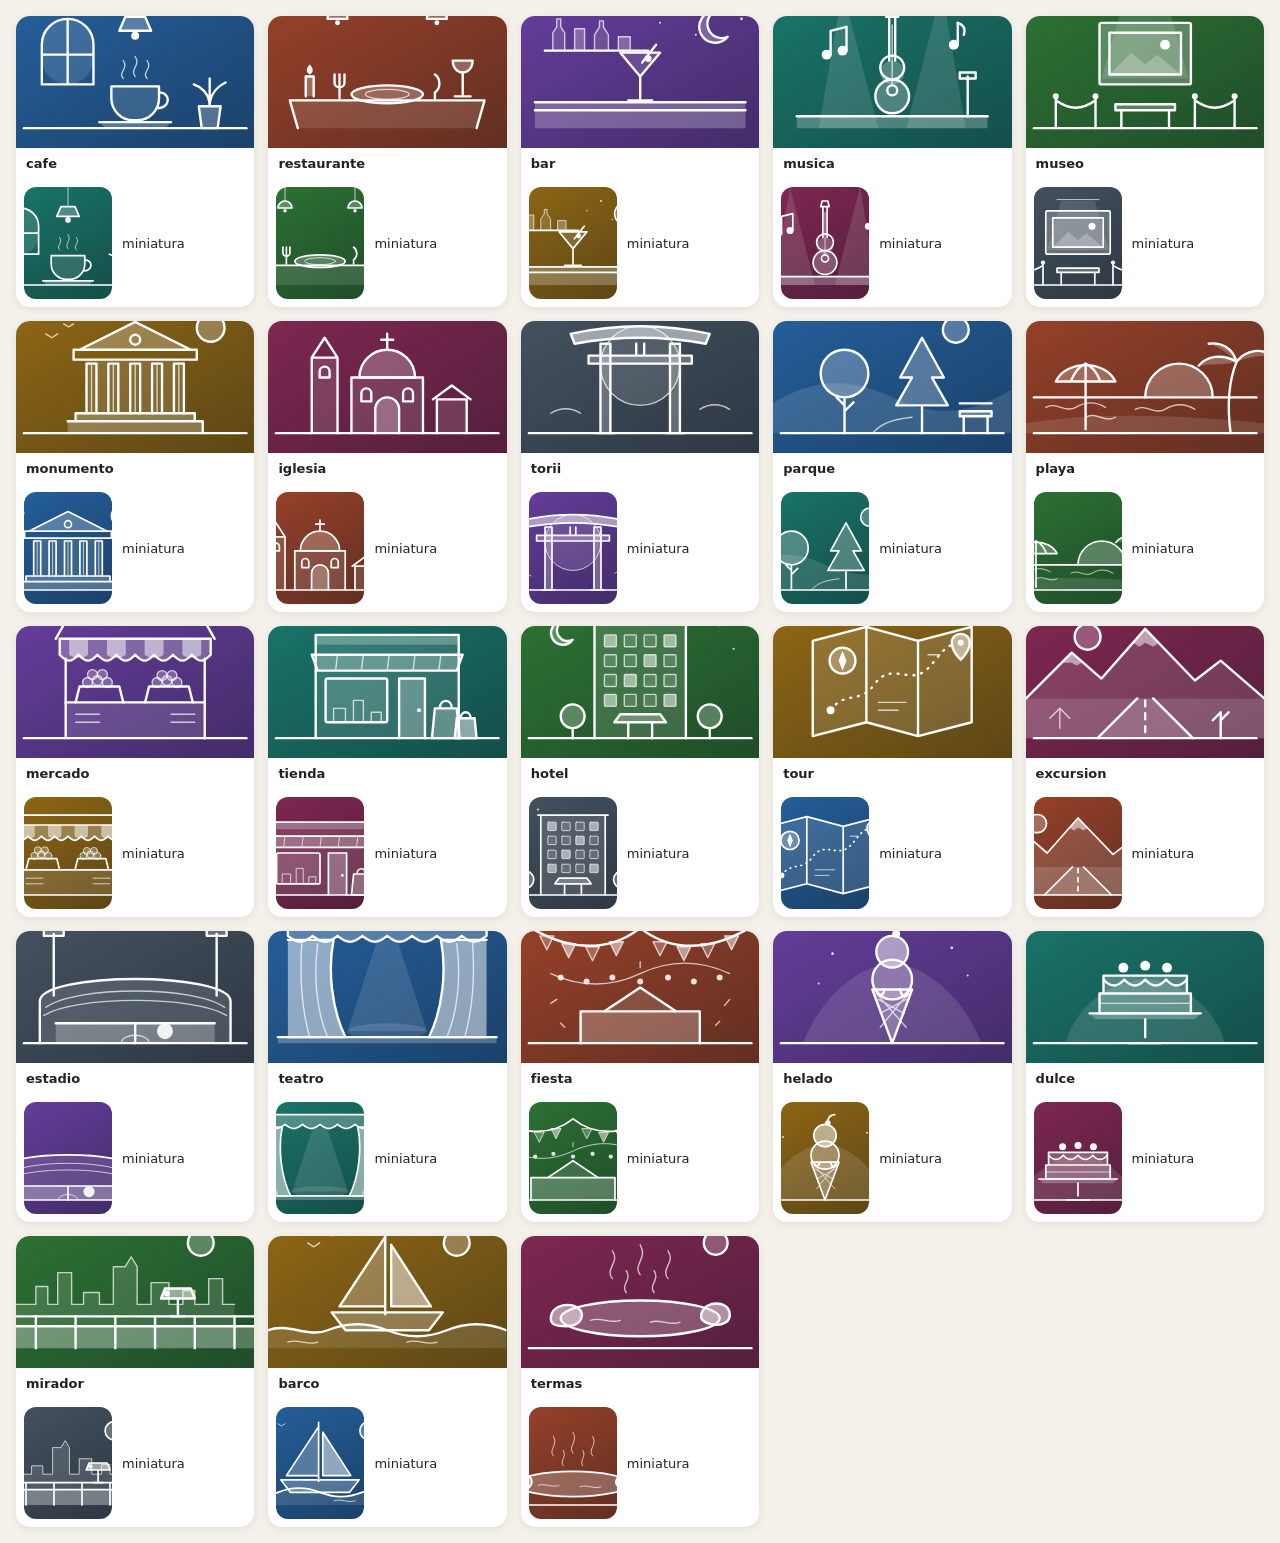
<file: app/zz-ilustraciones.html>
<!doctype html>
<html lang="es">
<head>
<meta charset="utf-8">
<meta name="viewport" content="width=device-width, initial-scale=1">
<title>Ilustraciones</title>
<!-- Hoja para revisar a ojo las ilustraciones de los lugares sin foto (tarjeta #235). No se publica (los zz-* quedan afuera). -->
<style>
  body { margin: 16px; font: 13px system-ui, sans-serif; background: #f4f1ea; color: #222; }
  .grid { display: grid; grid-template-columns: repeat(auto-fill, minmax(216px, 1fr)); gap: 14px; }
  .c { border-radius: 14px; overflow: hidden; background: #fff; box-shadow: 0 2px 8px rgba(0,0,0,.08); }
  .m { position: relative; height: 132px; color: #fff; background: linear-gradient(150deg, color-mix(in srgb, var(--c) 70%, #0b1118), color-mix(in srgb, var(--c) 44%, #0b1118)); }
  .m svg { position: absolute; inset: 0; width: 100%; height: 100%; }
  .t { display: flex; gap: 10px; padding: 8px; align-items: center; }
  .t .m { width: 88px; height: 112px; border-radius: 12px; flex: none; }
  b { display: block; padding: 8px 10px; }
</style>
</head>
<body>
<div class="grid" id="g"></div>
<script src="js/ilustraciones.js"></script>
<script>
  const colores = ["#2f7fd1", "#d1552f", "#8a4fd1", "#1f9d8a", "#3a9a3f", "#c58a12", "#b0306a", "#5b6b7c"];
  document.getElementById("g").innerHTML = window.ILUS.nombres.map((n, i) =>
    '<div class="c"><div class="m" style="--c:' + colores[i % colores.length] + '">' + window.ILUS.svg(n) + '</div><b>' + n + '</b>' +
    '<div class="t"><div class="m" style="--c:' + colores[(i + 3) % colores.length] + '">' + window.ILUS.svg(n) + '</div><span>miniatura</span></div></div>').join("");
</script>
</body>
</html>
</file>
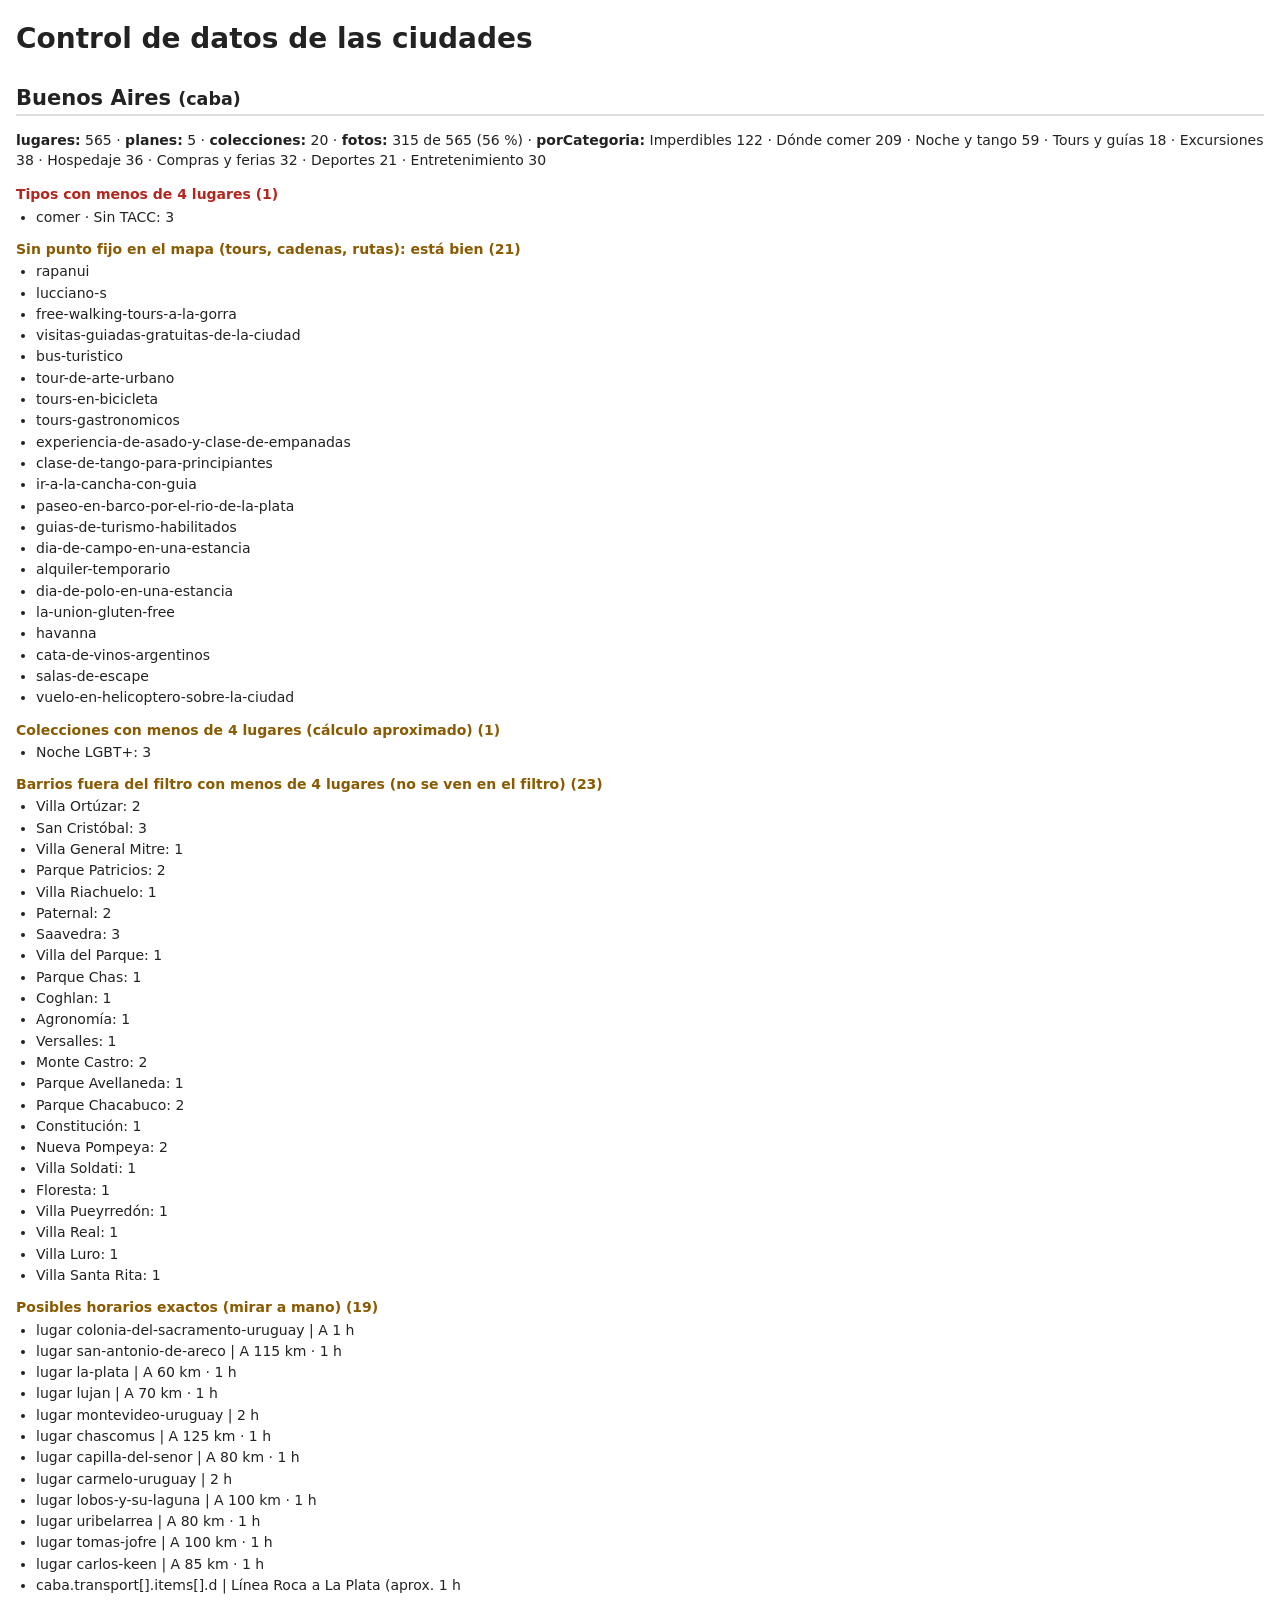
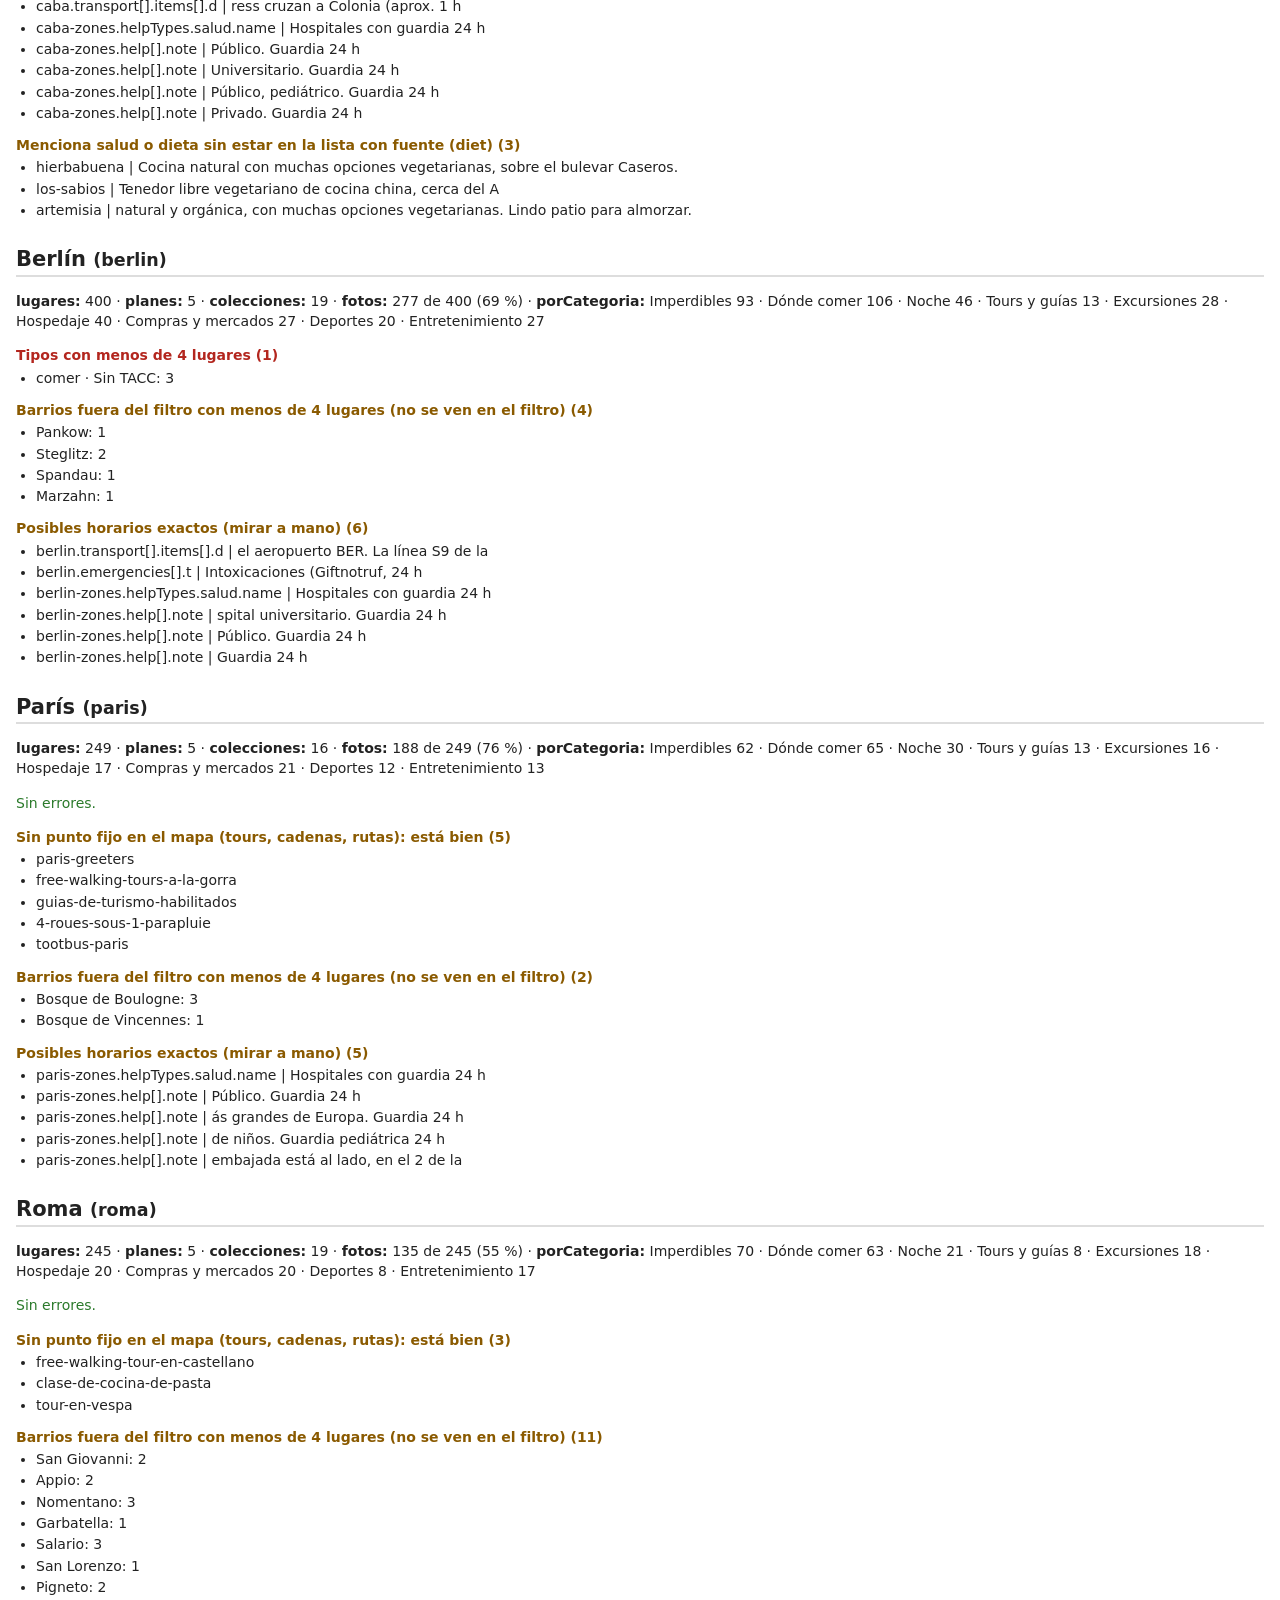
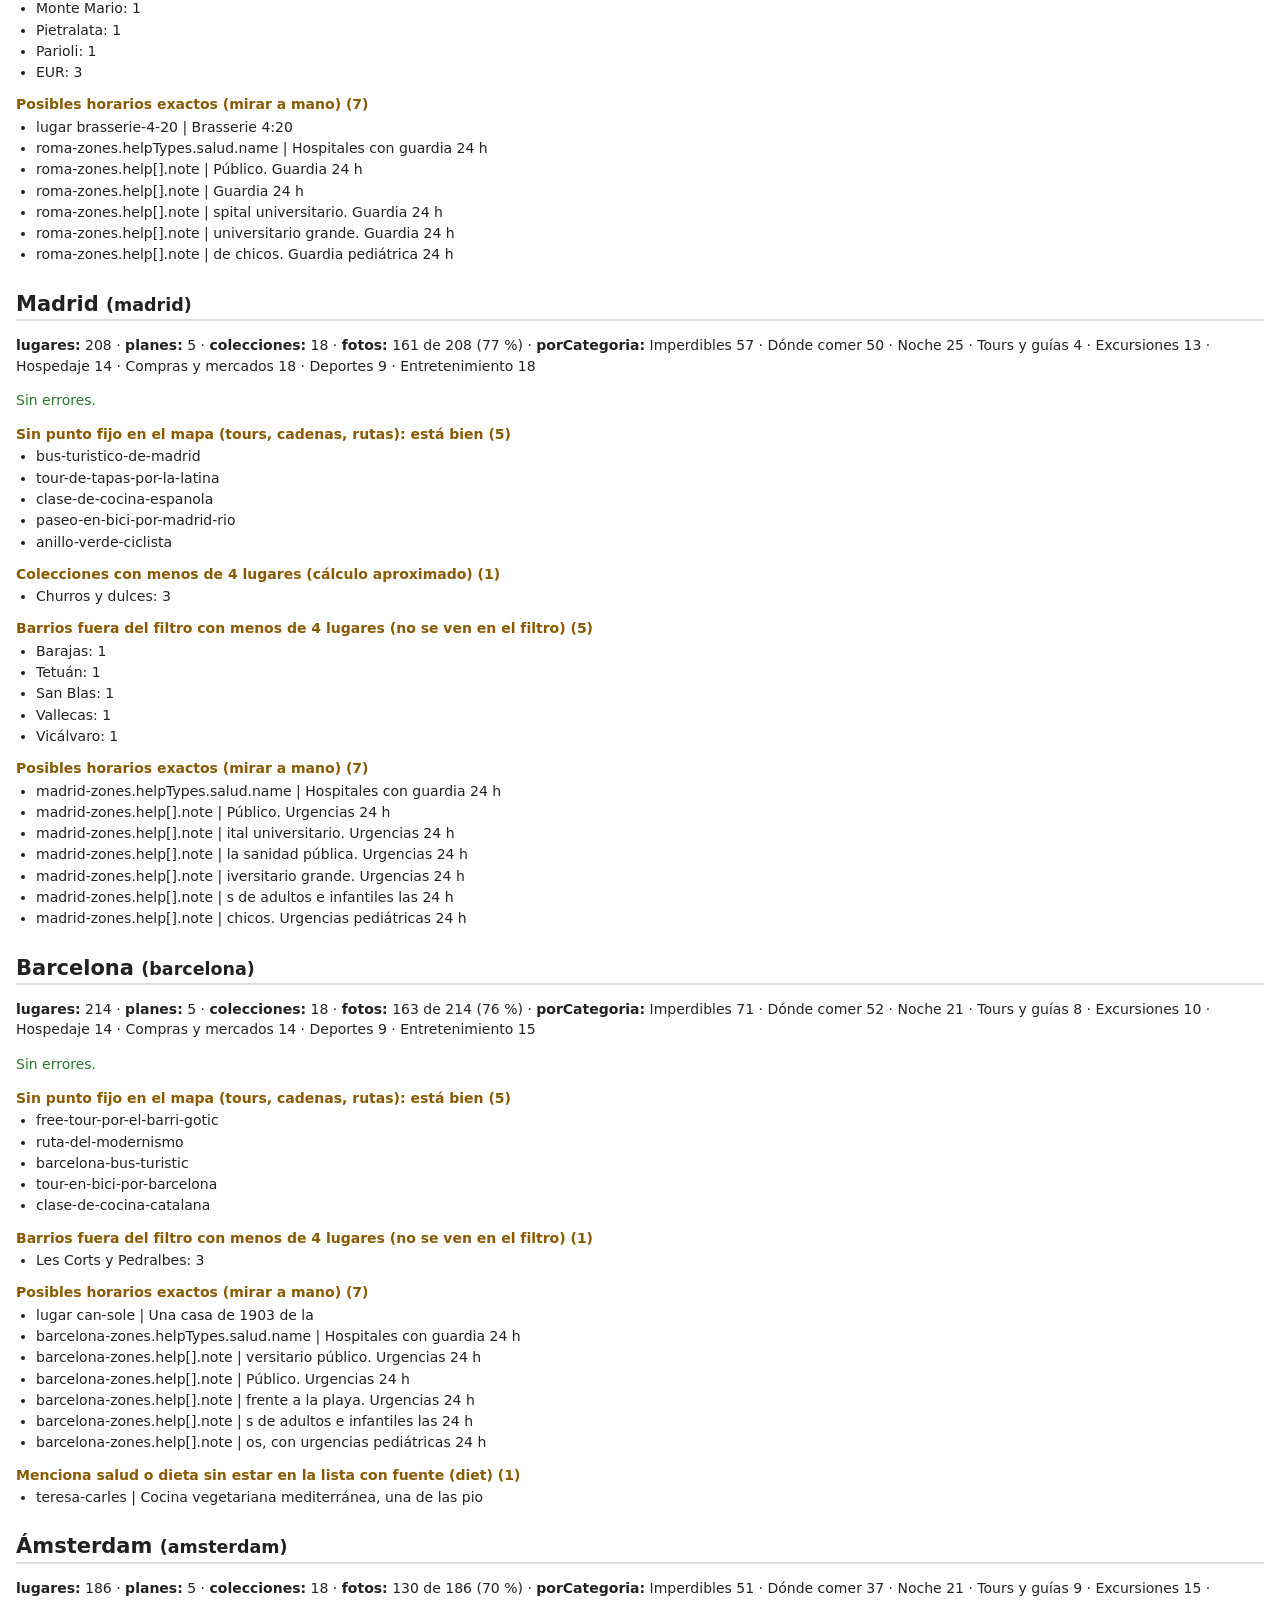
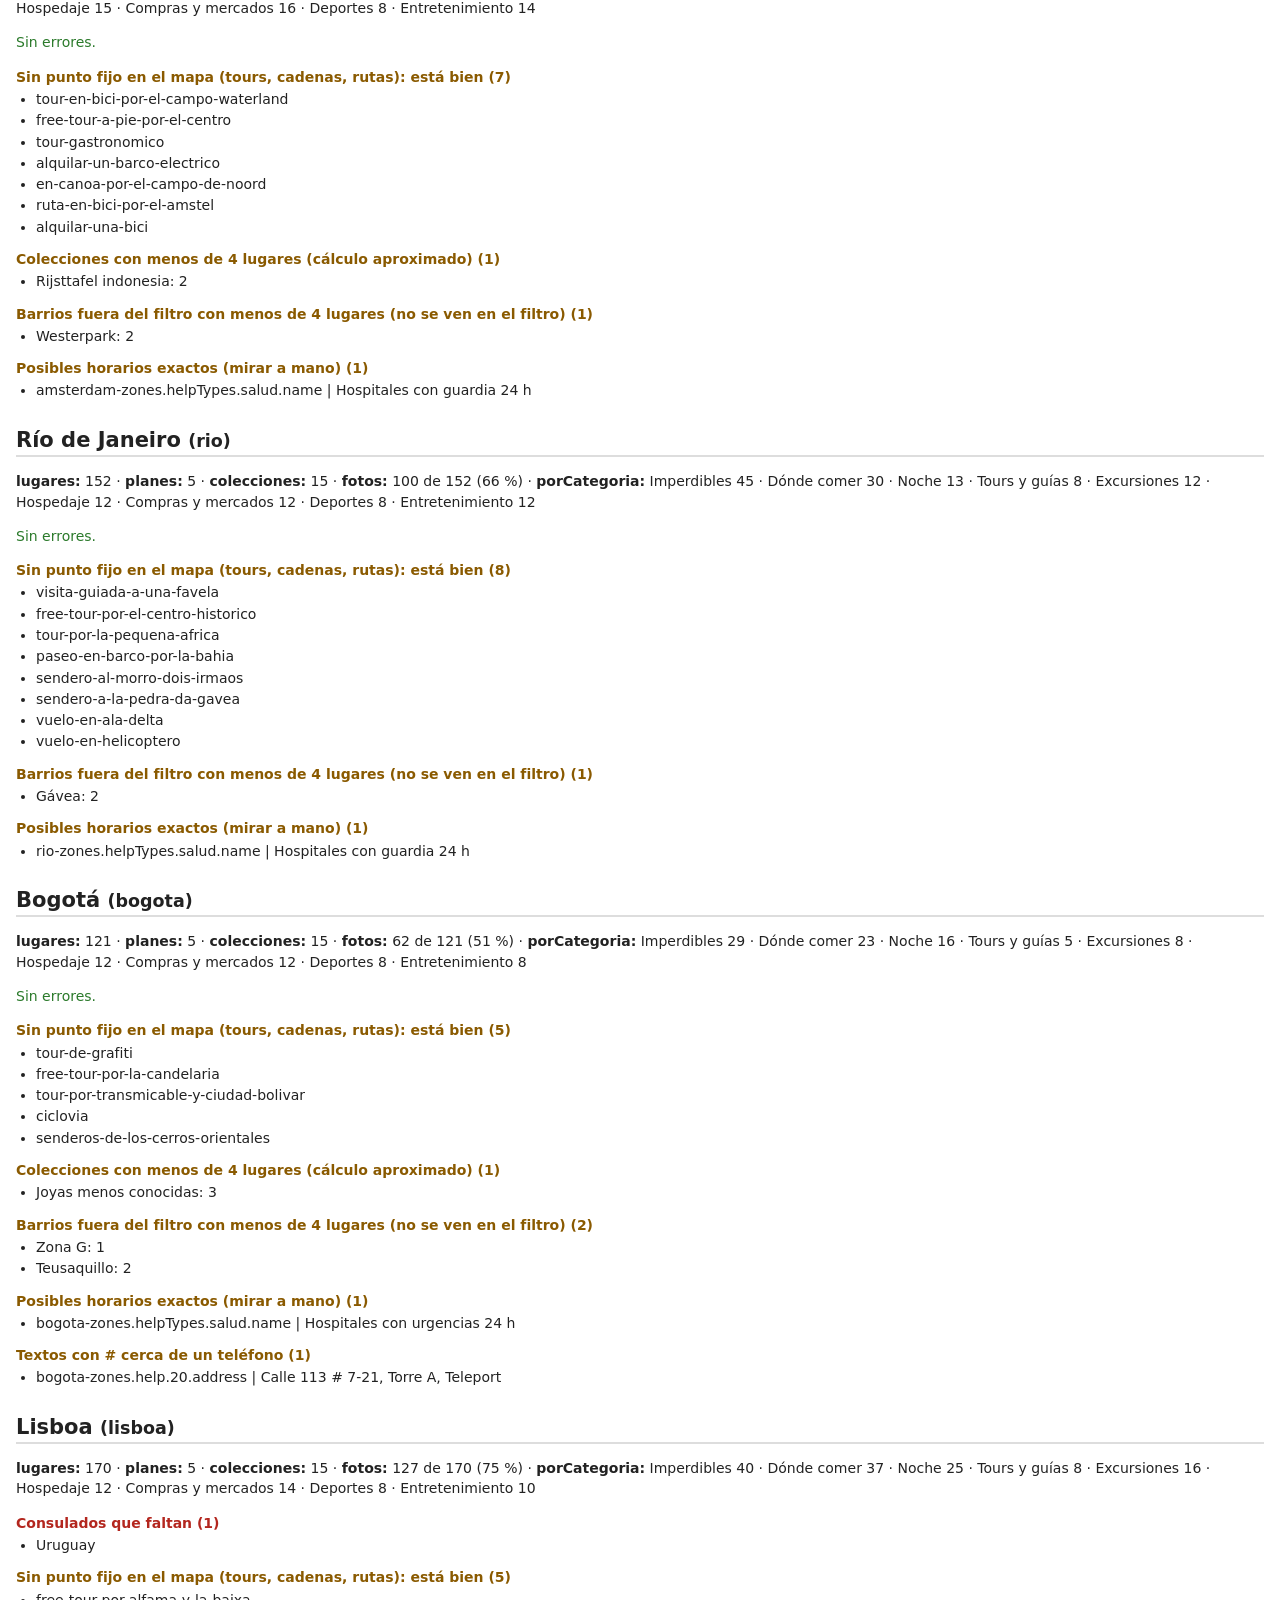
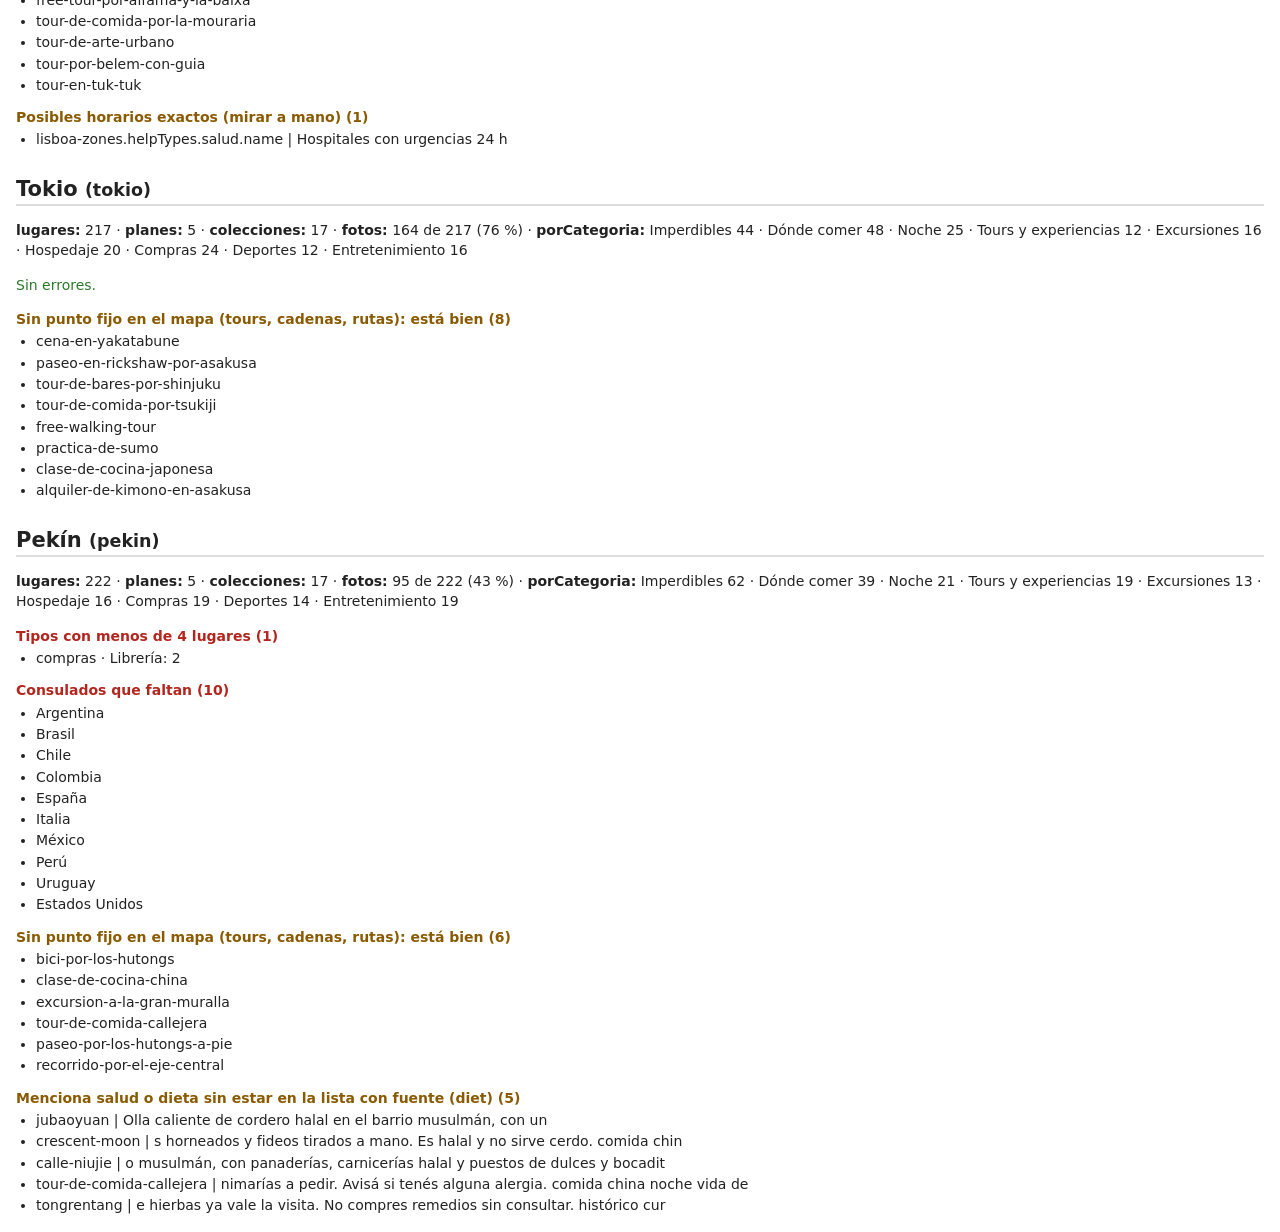
<file: app/zz-revisar.html>
<!doctype html>
<html lang="es">
<head>
<meta charset="utf-8">
<meta name="viewport" content="width=device-width, initial-scale=1">
<title>Control de datos</title>
<!-- Control de datos de todas las ciudades (tarjeta #221). No se publica (los zz-* quedan afuera).
     Se abre con la app servida (servir.ps1): http://localhost:5173/zz-revisar.html
     Agregá ?fotos=1 para probar también que carguen las fotos (tarda unos minutos).
     Solo lee los datos y lista lo que haya que mirar; no cambia nada. -->
<style>
  body { font: 14px/1.45 system-ui, sans-serif; margin: 16px; background: #fff; color: #222; }
  h2 { margin: 24px 0 4px; border-bottom: 2px solid #ddd; }
  h3 { margin: 12px 0 2px; font-size: 14px; }
  .ok { color: #2b7a2b; } .mal { color: #b3261e; } .ojo { color: #8a5a00; }
  ul { margin: 2px 0 8px; padding-left: 20px; } li { margin: 1px 0; }
  code { background: #f2f2f2; padding: 0 3px; }
</style>
</head>
<body>
<h1>Control de datos de las ciudades</h1>
<div id="out">Cargando…</div>
<script src="data/ciudades.js"></script>
<script>
(() => {
  "use strict";
  const lista = (window.GUIA_CIUDADES || []);
  const norm = s => String(s || "").normalize("NFD").replace(/[̀-ͯ]/g, "").toLowerCase();
  const slug = s => norm(s).replace(/[^a-z0-9]+/g, "-").replace(/^-|-$/g, "");
  const cargar = src => new Promise(ok => { const s = document.createElement("script"); s.src = src; s.onload = ok; s.onerror = () => { R.global.push("No carga " + src); ok(); }; document.head.appendChild(s); });
  const R = { global: [], ciudades: {} };
  const PAISES = ["Argentina", "Brasil", "Chile", "Colombia", "España", "Italia", "México", "Perú", "Uruguay", "Estados Unidos"];
  const ANFITRION = { caba: "Argentina", rio: "Brasil", bogota: "Colombia", madrid: "España", barcelona: "España", roma: "Italia" };
  const HORA = /\d{1,2}( ?h\b|:\d\d| de la)|\blas \d{1,2}\b(?! horas)|\bde \d{1,2} a \d{1,2}\b(?! (días|años|horas|°))/;
  const SALUD = /sin tacc|cel[ií]ac|gluten|\bvegan|\bvegetarian|kosher|halal|alerg|lactosa|remedio|medicament/i;
  const dist = (a, b) => { const r = Math.PI / 180, dl = (b[0] - a[0]) * r, dn = (b[1] - a[1]) * r;
    const h = Math.sin(dl / 2) ** 2 + Math.cos(a[0] * r) * Math.cos(b[0] * r) * Math.sin(dn / 2) ** 2; return 12742 * Math.asin(Math.sqrt(h)); };

  /* Recorre todos los textos de un objeto y llama f(texto, camino). */
  const textos = (o, camino, f, vistos) => {
    vistos = vistos || new Set();
    if (o == null) return;
    if (typeof o === "string") { f(o, camino); return; }
    if (typeof o !== "object" || vistos.has(o)) return;
    vistos.add(o);
    for (const k of Object.keys(o)) {
      if (k === "photos" || k === "stations" || k === "coords" || k === "layers" || k === "barrios" && camino.endsWith("zones")) continue;
      textos(o[k], camino + "." + k, f, vistos);
    }
  };

  async function revisar(c) {
    for (const f of c.files) await cargar("data/" + f + ".js");
    const id = c.id, city = (window.CITY_DATA || {})[id], X = (window.CITY_EXTRA || {})[id] || {}, LOC = X.local || {};
    const coords = (window.CITY_COORDS || {})[id] || {}, Z = (window.CITY_ZONES || {})[id] || {};
    const r = { nombre: c.name, datos: {}, mal: {}, ojo: {} };
    const mal = (t, x) => (r.mal[t] = r.mal[t] || []).push(x);
    const ojo = (t, x) => (r.ojo[t] = r.ojo[t] || []).push(x);
    if (!city) { mal("Ciudad", "No cargó CITY_DATA." + id); return r; }
    const fuera = LOC.fuera || "Fuera de CABA";
    const byId = {};
    city.places.forEach(p => {
      const pid = slug(p.name);
      if (byId[pid]) mal("Lugares repetidos (mismo id)", pid + " (" + byId[pid].barrio + " / " + p.barrio + ")");
      byId[pid] = p; p._id = pid;
      if (!city.categories.some(k => k.id === p.cat)) mal("Lugar con categoría inexistente", pid + " → " + p.cat);
    });
    const P = city.places;
    r.datos.lugares = P.length;
    r.datos.planes = (city.itineraries || []).length;
    r.datos.colecciones = (X.collections || []).length;
    const conFoto = P.filter(p => X.photos && X.photos[p._id]).length;
    r.datos.fotos = conFoto + " de " + P.length + " (" + Math.round(100 * conFoto / P.length) + " %)";

    /* Ubicaciones */
    const centro = LOC.coordCentro;
    if (!centro) mal("Datos locales", "Falta coordCentro en -local.js");
    P.forEach(p => {
      const ll = coords[p._id];
      const sinPunto = p.cat === "tours" || p.barrio === "Varios" || p.mapq || /ruta|bici|sendero|ciclov|anillo|alquiler/i.test(p.name);
      if (!ll) { (sinPunto ? ojo : mal)(sinPunto ? "Sin punto fijo en el mapa (tours, cadenas, rutas): está bien" : "Sin ubicación en el mapa", p._id); return; }
      if (!centro) return;
      const d = dist(centro, ll), enCiudad = p.barrio !== fuera;
      if (enCiudad && d > 40) mal("Ubicación lejos del centro (más de 40 km y no está en \"" + fuera + "\")", p._id + " · " + d.toFixed(0) + " km");
      if (!enCiudad && d > 300) mal("Excursión a más de 300 km", p._id + " · " + d.toFixed(0) + " km");
    });
    Object.keys(coords).forEach(k => { if (!byId[k]) ojo("Ubicaciones de lugares que ya no existen (sobran en -coords.js)", k); });

    /* Referencias */
    const ref = (donde, k) => { if (!byId[k]) mal("Referencias rotas", donde + " → " + k); };
    (city.itineraries || []).forEach(it => (it.steps || []).forEach(s => ref("plan " + it.id, slug(s.ref))));
    (X.collections || []).forEach(col => { if (col.cover) ref("colección " + col.name + " (portada)", col.cover); });
    Object.keys(X.quality || {}).forEach(l => X.quality[l].forEach(k => ref("quality " + l, k)));
    ["awards", "diet", "only", "closed"].forEach(b => Object.keys(X[b] || {}).forEach(k => ref(b, k)));
    (X.dietFull || []).forEach(k => ref("dietFull", k));
    Object.keys(X.photos || {}).forEach(k => { if (k.indexOf("b:") !== 0) ref("photos", k); });
    (X.stamps || []).forEach(s => (s.ids || s.places || []).forEach(k => ref("sello " + s.name, k)));
    (X.destacados || []).forEach(d => { if (d.place) ref("destacado", d.place); });

    /* Colecciones que quedan con pocos lugares */
    (X.collections || []).forEach(col => {
      const f = col.filter || {}; let n = 0;
      P.forEach(p => {
        if (f.cat && p.cat !== f.cat) return;
        if (f.sub && p.sub !== f.sub) return;
        if (f.prices && f.prices.indexOf(p.price) < 0) return;
        if (f.q) { const t = norm([p.name, p.sub, p.barrio, p.desc, p.tip, (p.tags || []).join(" ")].join(" ")); if (t.indexOf(norm(f.q)) < 0) return; }
        if (f.ids && f.ids.indexOf(p._id) < 0) return;
        n++;
      });
      if (n < 4) ojo("Colecciones con menos de 4 lugares (cálculo aproximado)", col.name + ": " + n);
    });

    /* Variedad: tipos y barrios con menos de 4 */
    const cuenta = (key) => { const m = {}; P.forEach(p => { const k = key(p); m[k] = (m[k] || 0) + 1; }); return m; };
    const porTipo = cuenta(p => p.cat + " · " + p.sub), porBarrio = cuenta(p => p.barrio);
    Object.keys(porTipo).forEach(k => { if (porTipo[k] < 4) mal("Tipos con menos de 4 lugares", k + ": " + porTipo[k]); });
    const enFiltro = k => k !== fuera && k !== "Varios" && (!city.filterBarrios || city.filterBarrios.indexOf(k) > -1);
    Object.keys(porBarrio).forEach(k => { if (porBarrio[k] < 4) (enFiltro(k) ? mal : ojo)(enFiltro(k) ? "Barrios del filtro con menos de 4 lugares" : "Barrios fuera del filtro con menos de 4 lugares (no se ven en el filtro)", k + ": " + porBarrio[k]); });
    city.categories.forEach(k => { const n = P.filter(p => p.cat === k.id).length; if (n < 4) mal("Categorías con menos de 4 lugares", k.name + ": " + n); });
    r.datos.porCategoria = city.categories.map(k => k.name + " " + P.filter(p => p.cat === k.id).length).join(" · ");

    /* Consulados */
    const cons = (Z.help || []).filter(h => h.type === "consul");
    PAISES.forEach(pais => { if (ANFITRION[id] === pais) return;
      if (!cons.some(h => norm(h.name).indexOf(norm(pais)) === 0 || norm(h.name).indexOf(norm(pais) + " ") > -1)) mal("Consulados que faltan", pais); });
    ["info", "policia", "salud"].forEach(t => { const n = (Z.help || []).filter(h => h.type === t).length; if (n < 1) mal("Ayuda: falta un tipo de punto", t); });
    (Z.help || []).forEach(h => {
      if (!h.ll) mal("Puntos de ayuda sin ubicación", h.name);
      else if (centro && dist(centro, h.ll) > 40 && !h.far) ojo("Puntos de ayuda lejos del centro", h.name + " · " + dist(centro, h.ll).toFixed(0) + " km");
      if (h.tel && !/^\+?[0-9]{3,15}$/.test(h.tel)) mal("Teléfonos que no se marcan", h.name + ": " + h.tel);
    });
    (city.emergencies || []).forEach(e => { const n = e.n.replace(/[^0-9+]/g, ""); if (n.length < 2 || /#|\*/.test(e.n)) mal("Teléfonos que no se marcan", "emergencia " + e.n); });

    /* Textos: horarios exactos, datos de salud, numerales en teléfonos */
    const visto = new Set();
    const mirar = (t, camino) => {
      if (HORA.test(t)) { const m = t.match(new RegExp(".{0,30}" + HORA.source + ".{0,20}")); const k = camino.replace(/\.\d+/g, "[]") + " | " + (m ? m[0] : t.slice(0, 60)); if (!visto.has(k)) { visto.add(k); ojo("Posibles horarios exactos (mirar a mano)", k); } }
      if (/(^|[^&])#\s?\d/.test(t) && /tel|llam|marc/i.test(t)) ojo("Textos con # cerca de un teléfono", camino + " | " + t.slice(0, 80));
    };
    P.forEach(p => {
      [p.name, p.desc, p.tip, p.address].forEach(t => t && mirar(t, "lugar " + p._id));
      const t = [p.desc, p.tip, (p.tags || []).join(" ")].join(" ");
      if (SALUD.test(t) && !(X.diet && X.diet[p._id])) ojo("Menciona salud o dieta sin estar en la lista con fuente (diet)", p._id + " | " + (t.match(new RegExp(".{0,40}(" + SALUD.source + ").{0,30}", "i")) || [""])[0]);
    });
    const sinLugares = Object.assign({}, city); delete sinLugares.places;
    textos(sinLugares, id, mirar);
    const Xs = Object.assign({}, X); delete Xs.photos; delete Xs.stations;
    textos(Xs, id + "-extra", mirar);
    textos(Z, id + "-zones", mirar);

    /* Transporte */
    if (!(city.subte || []).length) ojo("Transporte", "No hay líneas en city.subte");
    if (!Object.keys(X.stations || {}).length) mal("Transporte", "No hay estaciones (X.stations)");
    if (!(LOC.aeropuertos || LOC.airports || []).length) ojo("Transporte", "No encontré la lista de aeropuertos en -local.js (revisar a mano el nombre)");
    r._fotos = P.filter(p => X.photos && X.photos[p._id]).map(p => [p._id, X.photos[p._id]]);
    return r;
  }

  const WM = "https://upload.wikimedia.org/wikipedia/commons/";
  const foto = ph => ph.charAt(0) === "!" ? WM + encodeURI(ph.slice(1)) : WM + "thumb/" + encodeURI(ph) + "/" + (window.FOTO_W || 500) + "px-" + encodeURI(ph.split("/").pop());
  async function probarFotos(lista) {
    const rotas = []; let i = 0;
    const uno = () => new Promise(ok => {
      if (i >= lista.length) return ok(false);
      const [pid, ph] = lista[i++]; const img = new Image(); let listo = false;
      const fin = bien => { if (listo) return; listo = true; if (!bien) rotas.push(pid + " · " + ph); ok(true); };
      img.onload = () => fin(true); img.onerror = () => fin(false); setTimeout(() => fin(false), 20000); img.src = foto(ph);
    });
    const hilo = async () => { while (await uno()) {} };
    await Promise.all([hilo(), hilo(), hilo(), hilo()]);
    return rotas;
  }

  const esc = s => String(s).replace(/[&<>]/g, c => ({ "&": "&amp;", "<": "&lt;", ">": "&gt;" }[c]));
  (async () => {
    const conFotos = /fotos=1/.test(location.search);
    for (const c of lista) {
      const r = await revisar(c);
      if (conFotos) r.mal["Fotos que no cargan"] = await probarFotos(r._fotos || []);
      if (!(r.mal["Fotos que no cargan"] || [1]).length) delete r.mal["Fotos que no cargan"];
      delete r._fotos;
      R.ciudades[c.id] = r;
    }
    window.REVISION = R;
    let h = R.global.map(x => '<p class="mal">' + esc(x) + "</p>").join("");
    for (const id of Object.keys(R.ciudades)) {
      const r = R.ciudades[id];
      h += "<h2>" + esc(r.nombre) + " <small>(" + id + ")</small></h2><p>" + Object.keys(r.datos).map(k => "<b>" + k + ":</b> " + esc(r.datos[k])).join(" · ") + "</p>";
      const bloque = (o, cls) => Object.keys(o).map(t => "<h3 class='" + cls + "'>" + esc(t) + " (" + o[t].length + ")</h3><ul>" + o[t].map(x => "<li>" + esc(x) + "</li>").join("") + "</ul>").join("");
      h += Object.keys(r.mal).length ? bloque(r.mal, "mal") : "<p class='ok'>Sin errores.</p>";
      h += bloque(r.ojo, "ojo");
    }
    document.getElementById("out").innerHTML = h;
    document.title = "Control listo";
  })();
})();
</script>
</body>
</html>
</file>
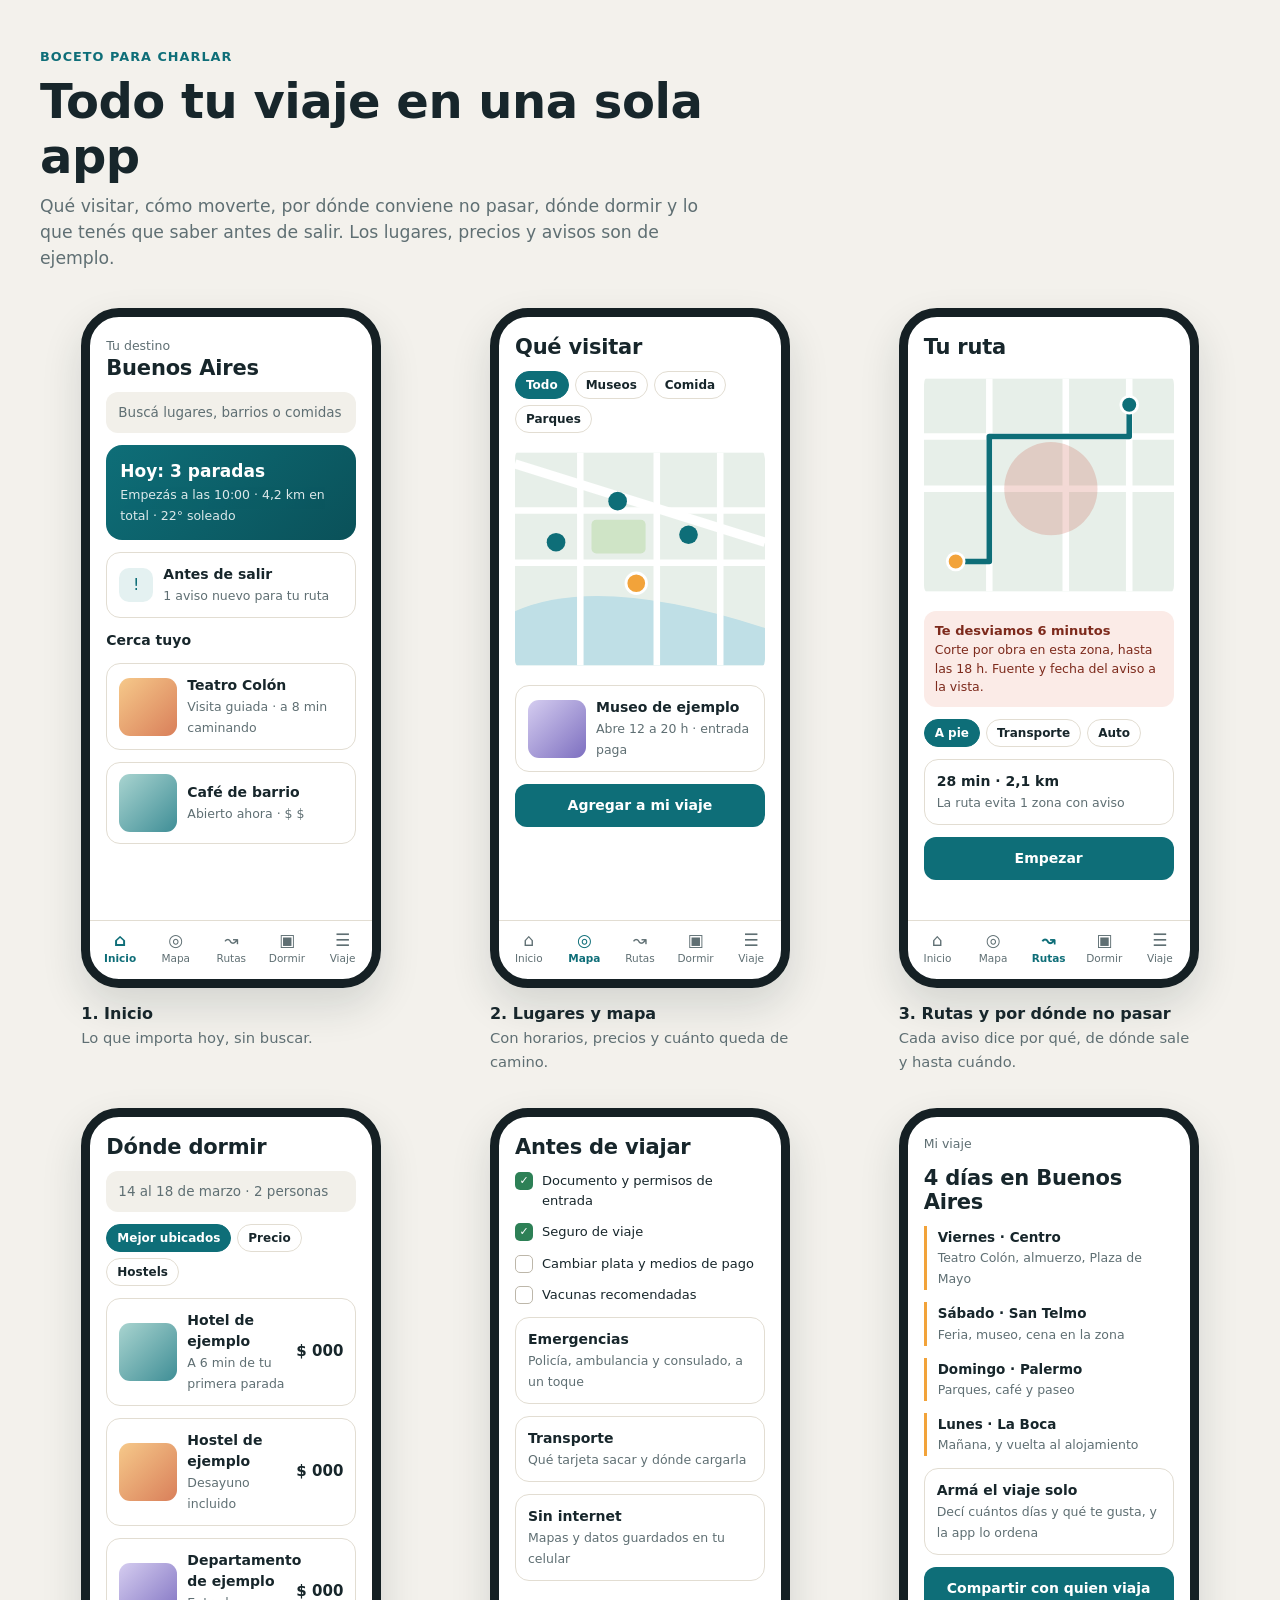
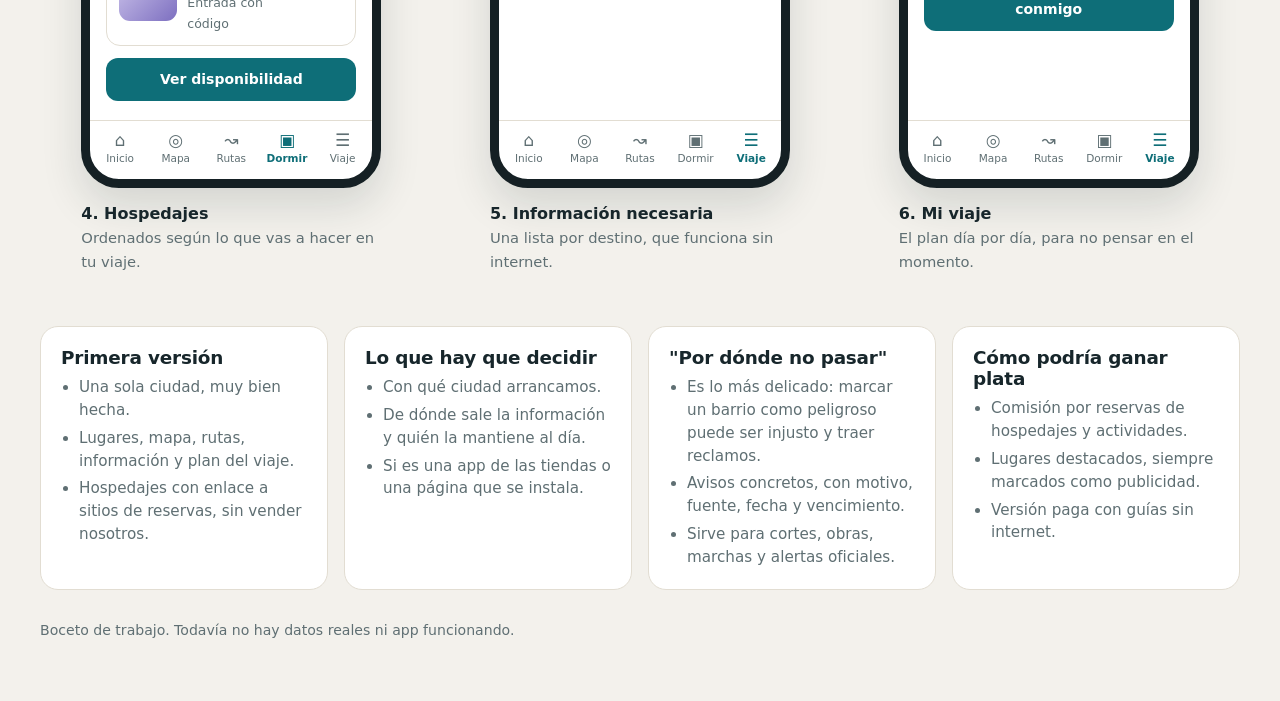
<file: docs/boceto.html>
<!DOCTYPE html>
<html lang="es">
<head>
<meta charset="utf-8">
<meta name="viewport" content="width=device-width, initial-scale=1">
<title>Boceto · App de turismo</title>
<style>
:root{--fondo:#f3f1ec;--papel:#fff;--tinta:#17262b;--suave:#5f6f73;--linea:#e2ddd2;--mar:#0e6e78;--mar2:#0a5159;--sol:#f2a33a;--alerta:#c2412d;--ok:#2d8056;--sombra:0 18px 40px rgba(20,40,45,.14)}
*{box-sizing:border-box;margin:0}
body{background:var(--fondo);color:var(--tinta);font:16px/1.5 system-ui,-apple-system,"Segoe UI",sans-serif}
h1,h2,h3{line-height:1.15;letter-spacing:-.01em}
.wrap{max-width:1240px;margin:0 auto;padding:44px 20px 60px}
.cab{max-width:680px;margin-bottom:36px}
.cab small{color:var(--mar);font-weight:700;letter-spacing:.08em;text-transform:uppercase;font-size:.8rem}
.cab h1{font-size:clamp(2rem,5vw,3rem);margin:6px 0 10px}
.cab p{color:var(--suave);font-size:1.08rem}
.pantallas{display:grid;grid-template-columns:repeat(auto-fill,minmax(300px,1fr));gap:34px 26px;justify-items:center}
figure{width:300px;max-width:100%}
figcaption{margin-top:14px}
figcaption b{display:block}
figcaption span{color:var(--suave);font-size:.92rem}
.tel{height:680px;background:var(--papel);border:9px solid #152024;border-radius:38px;overflow:hidden;box-shadow:var(--sombra);display:flex;flex-direction:column;font-size:14px}
.cuerpo{flex:1;overflow:hidden;padding:18px 16px 8px;display:flex;flex-direction:column;gap:12px}
.nav{display:grid;grid-template-columns:repeat(5,1fr);border-top:1px solid var(--linea);padding:8px 2px 12px;font-size:10.5px;text-align:center;color:var(--suave)}
.nav i{display:block;font-style:normal;font-size:17px;line-height:1.3}
.nav .on{color:var(--mar);font-weight:700}
.tel h3{font-size:21px}
.gris{color:var(--suave);font-size:12.5px}
.tarj{border:1px solid var(--linea);border-radius:14px;padding:11px 12px;background:var(--papel)}
.tarj b{display:block;font-size:14px}
.fila{display:flex;align-items:center;gap:10px}
.fila>div{flex:1;min-width:0}
.fila>.ic,.fila>.foto{flex:none}
.chips{display:flex;gap:6px;flex-wrap:wrap}
.chip{border:1px solid var(--linea);border-radius:99px;padding:4px 10px;font-size:12px;font-weight:600;white-space:nowrap}
.chip.on{background:var(--mar);border-color:var(--mar);color:#fff}
.busca{background:#f2f0ea;border-radius:12px;padding:10px 12px;color:var(--suave);font-size:13.5px}
.hero{background:linear-gradient(135deg,var(--mar),var(--mar2));color:#fff;border-radius:16px;padding:14px}
.hero b{font-size:17px;display:block}
.hero span{opacity:.86;font-size:12.5px}
.ic{width:34px;height:34px;border-radius:10px;background:#e4f1f1;color:var(--mar);display:grid;place-items:center;flex:none;font-size:16px}
.mapa{border-radius:14px;height:228px;overflow:hidden;flex:none}
.mapa svg{display:block;width:100%;height:100%}
.alerta{border-radius:12px;padding:10px 11px;background:#fbebe7;color:#7d2a1c;font-size:12.5px}
.alerta b{display:block;font-size:13px}
.btn{background:var(--mar);color:#fff;text-align:center;border-radius:12px;padding:11px;font-weight:700}
.precio{font-weight:800;font-size:15px;white-space:nowrap}
.foto{width:58px;height:58px;border-radius:11px;flex:none;background:linear-gradient(135deg,#f6c98a,#d97f5a)}
.foto.b{background:linear-gradient(135deg,#a9d4d0,#3f8e96)}
.foto.c{background:linear-gradient(135deg,#d5cdf0,#7d6fc0)}
.check{display:flex;gap:9px;align-items:flex-start;font-size:13px}
.check i{font-style:normal;width:18px;height:18px;border-radius:5px;background:var(--ok);color:#fff;display:grid;place-items:center;font-size:11px;flex:none;margin-top:1px}
.check i.no{background:#fff;border:1.5px solid #bdb7aa}
.dia{border-left:3px solid var(--sol);padding:1px 0 1px 11px}
.dia b{display:block;font-size:13.5px}
.notas{display:grid;grid-template-columns:repeat(auto-fit,minmax(270px,1fr));gap:16px;margin-top:52px}
.nota{background:var(--papel);border:1px solid var(--linea);border-radius:18px;padding:20px}
.nota h2{font-size:1.15rem;margin-bottom:8px}
.nota ul{padding-left:18px;color:var(--suave);font-size:.95rem;display:grid;gap:5px}
.pie{margin-top:30px;color:var(--suave);font-size:.88rem}
</style>
</head>
<body>
<div class="wrap">
  <header class="cab">
    <small>Boceto para charlar</small>
    <h1>Todo tu viaje en una sola app</h1>
    <p>Qué visitar, cómo moverte, por dónde conviene no pasar, dónde dormir y lo que tenés que saber antes de salir. Los lugares, precios y avisos son de ejemplo.</p>
  </header>

  <main class="pantallas">
    <figure><div class="tel"><div class="cuerpo">
      <div><span class="gris">Tu destino</span><h3>Buenos Aires</h3></div>
      <div class="busca">Buscá lugares, barrios o comidas</div>
      <div class="hero"><b>Hoy: 3 paradas</b><span>Empezás a las 10:00 · 4,2 km en total · 22° soleado</span></div>
      <div class="fila tarj"><div class="ic">!</div><div><b>Antes de salir</b><span class="gris">1 aviso nuevo para tu ruta</span></div></div>
      <b style="font-size:14px">Cerca tuyo</b>
      <div class="fila tarj"><div class="foto"></div><div><b>Teatro Colón</b><span class="gris">Visita guiada · a 8 min caminando</span></div></div>
      <div class="fila tarj"><div class="foto b"></div><div><b>Café de barrio</b><span class="gris">Abierto ahora · $ $</span></div></div>
    </div><nav class="nav"><span class="on"><i>⌂</i>Inicio</span><span><i>◎</i>Mapa</span><span><i>↝</i>Rutas</span><span><i>▣</i>Dormir</span><span><i>☰</i>Viaje</span></nav></div>
    <figcaption><b>1. Inicio</b><span>Lo que importa hoy, sin buscar.</span></figcaption></figure>

    <figure><div class="tel"><div class="cuerpo">
      <h3>Qué visitar</h3>
      <div class="chips"><span class="chip on">Todo</span><span class="chip">Museos</span><span class="chip">Comida</span><span class="chip">Parques</span></div>
      <div class="mapa"><svg viewBox="0 0 268 228" role="img" aria-label="Mapa de ejemplo con lugares marcados"><rect width="268" height="228" fill="#e7efe9"/><path d="M0 170Q90 130 268 188V228H0Z" fill="#bfdfe6"/><path d="M0 62H268M0 118H268M70 0V228M152 0V228M220 0V228" stroke="#fff" stroke-width="7"/><path d="M0 12 268 96" stroke="#fff" stroke-width="10"/><rect x="82" y="72" width="58" height="36" rx="5" fill="#cfe4c6"/><g fill="#0e6e78"><circle cx="110" cy="52" r="10"/><circle cx="186" cy="88" r="10"/><circle cx="44" cy="96" r="10"/></g><circle cx="130" cy="140" r="11" fill="#f2a33a" stroke="#fff" stroke-width="3"/></svg></div>
      <div class="fila tarj"><div class="foto c"></div><div><b>Museo de ejemplo</b><span class="gris">Abre 12 a 20 h · entrada paga</span></div></div>
      <div class="btn">Agregar a mi viaje</div>
    </div><nav class="nav"><span><i>⌂</i>Inicio</span><span class="on"><i>◎</i>Mapa</span><span><i>↝</i>Rutas</span><span><i>▣</i>Dormir</span><span><i>☰</i>Viaje</span></nav></div>
    <figcaption><b>2. Lugares y mapa</b><span>Con horarios, precios y cuánto queda de camino.</span></figcaption></figure>

    <figure><div class="tel"><div class="cuerpo">
      <h3>Tu ruta</h3>
      <div class="mapa"><svg viewBox="0 0 268 228" role="img" aria-label="Mapa de ejemplo con ruta que rodea una zona a evitar"><rect width="268" height="228" fill="#e7efe9"/><path d="M0 62H268M0 118H268M70 0V228M152 0V228M220 0V228" stroke="#fff" stroke-width="7"/><circle cx="136" cy="118" r="50" fill="#c2412d" opacity=".2"/><path d="M34 196H70V62H220V28" fill="none" stroke="#0e6e78" stroke-width="6" stroke-linecap="round" stroke-linejoin="round"/><circle cx="34" cy="196" r="9" fill="#f2a33a" stroke="#fff" stroke-width="3"/><circle cx="220" cy="28" r="9" fill="#0e6e78" stroke="#fff" stroke-width="3"/></svg></div>
      <div class="alerta"><b>Te desviamos 6 minutos</b>Corte por obra en esta zona, hasta las 18 h. Fuente y fecha del aviso a la vista.</div>
      <div class="chips"><span class="chip on">A pie</span><span class="chip">Transporte</span><span class="chip">Auto</span></div>
      <div class="fila tarj"><div><b>28 min · 2,1 km</b><span class="gris">La ruta evita 1 zona con aviso</span></div></div>
      <div class="btn">Empezar</div>
    </div><nav class="nav"><span><i>⌂</i>Inicio</span><span><i>◎</i>Mapa</span><span class="on"><i>↝</i>Rutas</span><span><i>▣</i>Dormir</span><span><i>☰</i>Viaje</span></nav></div>
    <figcaption><b>3. Rutas y por dónde no pasar</b><span>Cada aviso dice por qué, de dónde sale y hasta cuándo.</span></figcaption></figure>

    <figure><div class="tel"><div class="cuerpo">
      <h3>Dónde dormir</h3>
      <div class="busca">14 al 18 de marzo · 2 personas</div>
      <div class="chips"><span class="chip on">Mejor ubicados</span><span class="chip">Precio</span><span class="chip">Hostels</span></div>
      <div class="fila tarj"><div class="foto b"></div><div><b>Hotel de ejemplo</b><span class="gris">A 6 min de tu primera parada</span></div><span class="precio">$ 000</span></div>
      <div class="fila tarj"><div class="foto"></div><div><b>Hostel de ejemplo</b><span class="gris">Desayuno incluido</span></div><span class="precio">$ 000</span></div>
      <div class="fila tarj"><div class="foto c"></div><div><b>Departamento de ejemplo</b><span class="gris">Entrada con código</span></div><span class="precio">$ 000</span></div>
      <div class="btn">Ver disponibilidad</div>
    </div><nav class="nav"><span><i>⌂</i>Inicio</span><span><i>◎</i>Mapa</span><span><i>↝</i>Rutas</span><span class="on"><i>▣</i>Dormir</span><span><i>☰</i>Viaje</span></nav></div>
    <figcaption><b>4. Hospedajes</b><span>Ordenados según lo que vas a hacer en tu viaje.</span></figcaption></figure>

    <figure><div class="tel"><div class="cuerpo">
      <h3>Antes de viajar</h3>
      <div class="check"><i>✓</i><span>Documento y permisos de entrada</span></div>
      <div class="check"><i>✓</i><span>Seguro de viaje</span></div>
      <div class="check"><i class="no"></i><span>Cambiar plata y medios de pago</span></div>
      <div class="check"><i class="no"></i><span>Vacunas recomendadas</span></div>
      <div class="tarj"><b>Emergencias</b><span class="gris">Policía, ambulancia y consulado, a un toque</span></div>
      <div class="tarj"><b>Transporte</b><span class="gris">Qué tarjeta sacar y dónde cargarla</span></div>
      <div class="tarj"><b>Sin internet</b><span class="gris">Mapas y datos guardados en tu celular</span></div>
    </div><nav class="nav"><span><i>⌂</i>Inicio</span><span><i>◎</i>Mapa</span><span><i>↝</i>Rutas</span><span><i>▣</i>Dormir</span><span class="on"><i>☰</i>Viaje</span></nav></div>
    <figcaption><b>5. Información necesaria</b><span>Una lista por destino, que funciona sin internet.</span></figcaption></figure>

    <figure><div class="tel"><div class="cuerpo">
      <span class="gris">Mi viaje</span><h3>4 días en Buenos Aires</h3>
      <div class="dia"><b>Viernes · Centro</b><span class="gris">Teatro Colón, almuerzo, Plaza de Mayo</span></div>
      <div class="dia"><b>Sábado · San Telmo</b><span class="gris">Feria, museo, cena en la zona</span></div>
      <div class="dia"><b>Domingo · Palermo</b><span class="gris">Parques, café y paseo</span></div>
      <div class="dia"><b>Lunes · La Boca</b><span class="gris">Mañana, y vuelta al alojamiento</span></div>
      <div class="tarj"><b>Armá el viaje solo</b><span class="gris">Decí cuántos días y qué te gusta, y la app lo ordena</span></div>
      <div class="btn">Compartir con quien viaja conmigo</div>
    </div><nav class="nav"><span><i>⌂</i>Inicio</span><span><i>◎</i>Mapa</span><span><i>↝</i>Rutas</span><span><i>▣</i>Dormir</span><span class="on"><i>☰</i>Viaje</span></nav></div>
    <figcaption><b>6. Mi viaje</b><span>El plan día por día, para no pensar en el momento.</span></figcaption></figure>
  </main>

  <section class="notas" aria-label="Notas para decidir">
    <div class="nota"><h2>Primera versión</h2><ul><li>Una sola ciudad, muy bien hecha.</li><li>Lugares, mapa, rutas, información y plan del viaje.</li><li>Hospedajes con enlace a sitios de reservas, sin vender nosotros.</li></ul></div>
    <div class="nota"><h2>Lo que hay que decidir</h2><ul><li>Con qué ciudad arrancamos.</li><li>De dónde sale la información y quién la mantiene al día.</li><li>Si es una app de las tiendas o una página que se instala.</li></ul></div>
    <div class="nota"><h2>"Por dónde no pasar"</h2><ul><li>Es lo más delicado: marcar un barrio como peligroso puede ser injusto y traer reclamos.</li><li>Avisos concretos, con motivo, fuente, fecha y vencimiento.</li><li>Sirve para cortes, obras, marchas y alertas oficiales.</li></ul></div>
    <div class="nota"><h2>Cómo podría ganar plata</h2><ul><li>Comisión por reservas de hospedajes y actividades.</li><li>Lugares destacados, siempre marcados como publicidad.</li><li>Versión paga con guías sin internet.</li></ul></div>
  </section>
  <p class="pie">Boceto de trabajo. Todavía no hay datos reales ni app funcionando.</p>
</div>
</body>
</html>
</file>
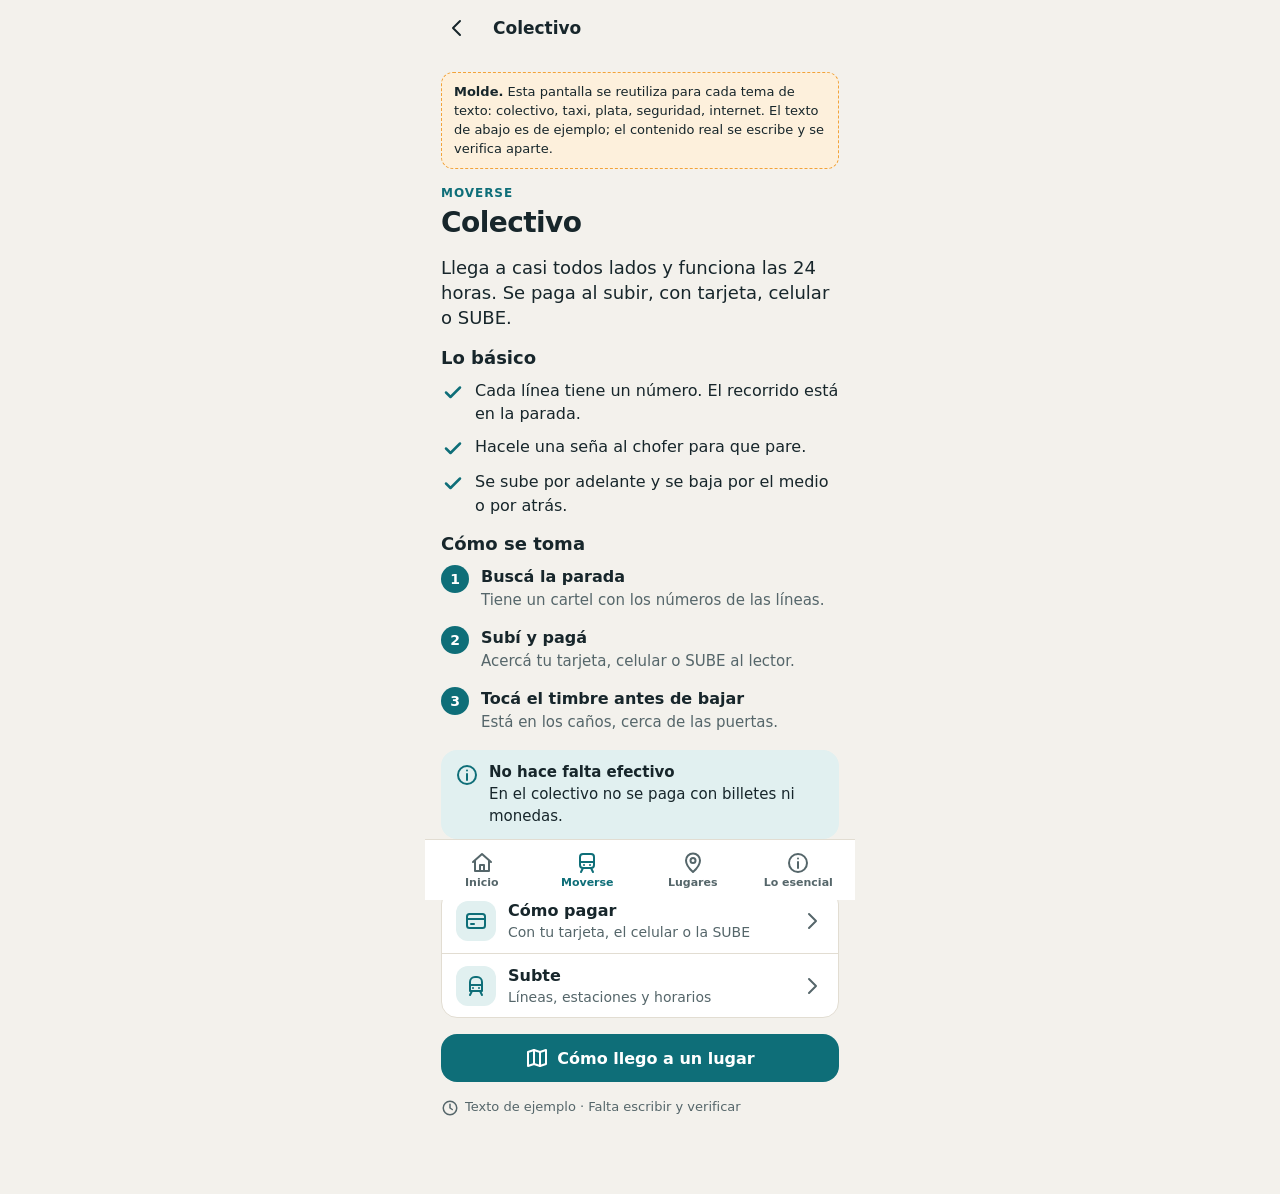
<file: docs/diseno/ficha-info.html>
<!DOCTYPE html>
<html lang="es">
<head>
<meta charset="utf-8">
<meta name="viewport" content="width=device-width, initial-scale=1, viewport-fit=cover">
<title>Ficha de información</title>
<link rel="stylesheet" href="base.css">
<style>
/* Propio de este molde. Si otra pantalla lo necesita, pasarlo a base.css (tarjeta #17). */
.resumen { font-size: 1.125rem; line-height: 1.4; }
.puntos { display: flex; flex-direction: column; gap: 10px; }
.puntos li { display: flex; gap: 10px; }
.puntos li .ic { color: var(--mar); margin-top: 1px; }
.bloque-titulo { margin-bottom: 10px; }
.molde {
  border: 1px dashed var(--sol);
  background: var(--sol-suave);
  border-radius: var(--radio-chico);
  padding: 10px 12px;
  font-size: .8125rem;
}
</style>
</head>
<body>
<div class="pantalla">

  <header class="barra-arriba">
    <a class="boton-icono" href="moverse.html" aria-label="Volver"><i class="ic ic-atras"></i></a>
    <span class="nombre">Colectivo</span>
  </header>

  <main class="contenido">

    <!-- Nota para quien diseña. No va en la app. -->
    <p class="molde"><b>Molde.</b> Esta pantalla se reutiliza para cada tema de texto: colectivo, taxi, plata, seguridad, internet. El texto de abajo es de ejemplo; el contenido real se escribe y se verifica aparte.</p>

    <div>
      <p class="etiqueta">Moverse</p>
      <h1 class="titulo" style="margin-top:4px">Colectivo</h1>
    </div>

    <!-- 1. Una frase que responde lo principal -->
    <p class="resumen">Llega a casi todos lados y funciona las 24 horas. Se paga al subir, con tarjeta, celular o SUBE.</p>

    <!-- 2. Lo básico, en puntos cortos -->
    <section aria-labelledby="t-basico">
      <h2 class="subtitulo bloque-titulo" id="t-basico">Lo básico</h2>
      <ul class="puntos">
        <li><i class="ic ic-listo"></i><span>Cada línea tiene un número. El recorrido está en la parada.</span></li>
        <li><i class="ic ic-listo"></i><span>Hacele una seña al chofer para que pare.</span></li>
        <li><i class="ic ic-listo"></i><span>Se sube por adelante y se baja por el medio o por atrás.</span></li>
      </ul>
    </section>

    <!-- 3. Paso a paso, cuando el tema lo necesita -->
    <section aria-labelledby="t-pasos">
      <h2 class="subtitulo bloque-titulo" id="t-pasos">Cómo se toma</h2>
      <ol class="pasos">
        <li><div><b>Buscá la parada</b><span>Tiene un cartel con los números de las líneas.</span></div></li>
        <li><div><b>Subí y pagá</b><span>Acercá tu tarjeta, celular o SUBE al lector.</span></div></li>
        <li><div><b>Tocá el timbre antes de bajar</b><span>Está en los caños, cerca de las puertas.</span></div></li>
      </ol>
    </section>

    <!-- 4. Un aviso, si hace falta. Como mucho uno o dos por ficha -->
    <div class="aviso">
      <i class="ic ic-esencial"></i>
      <div><b>No hace falta efectivo</b>En el colectivo no se paga con billetes ni monedas.</div>
    </div>

    <!-- 5. A dónde seguir -->
    <section aria-labelledby="t-relacionado">
      <h2 class="subtitulo bloque-titulo" id="t-relacionado">Relacionado</h2>
      <div class="lista">
        <a class="fila" href="moverse-pagar.html">
          <span class="medalla"><i class="ic ic-tarjeta"></i></span>
          <span class="cuerpo"><b>Cómo pagar</b><span>Con tu tarjeta, el celular o la SUBE</span></span>
          <i class="ic ic-ir"></i>
        </a>
        <a class="fila" href="moverse-subte.html">
          <span class="medalla"><i class="ic ic-subte"></i></span>
          <span class="cuerpo"><b>Subte</b><span>Líneas, estaciones y horarios</span></span>
          <i class="ic ic-ir"></i>
        </a>
      </div>
    </section>

    <!-- 6. La acción principal, si el tema tiene una -->
    <a class="boton" href="#" data-abre="mapas"><i class="ic ic-mapa"></i>Cómo llego a un lugar</a>

    <!-- 7. Siempre al final: fecha y fuente -->
    <p class="revisado"><i class="ic chico ic-reloj"></i>Texto de ejemplo · Falta escribir y verificar</p>
  </main>

  <nav class="nav-abajo" aria-label="Secciones">
    <a href="inicio.html"><i class="ic ic-casa"></i>Inicio</a>
    <a href="moverse.html" aria-current="page"><i class="ic ic-moverse"></i>Moverse</a>
    <a href="lugares.html"><i class="ic ic-lugar"></i>Lugares</a>
    <a href="esencial.html"><i class="ic ic-esencial"></i>Lo esencial</a>
  </nav>

</div>
</body>
</html>
</file>
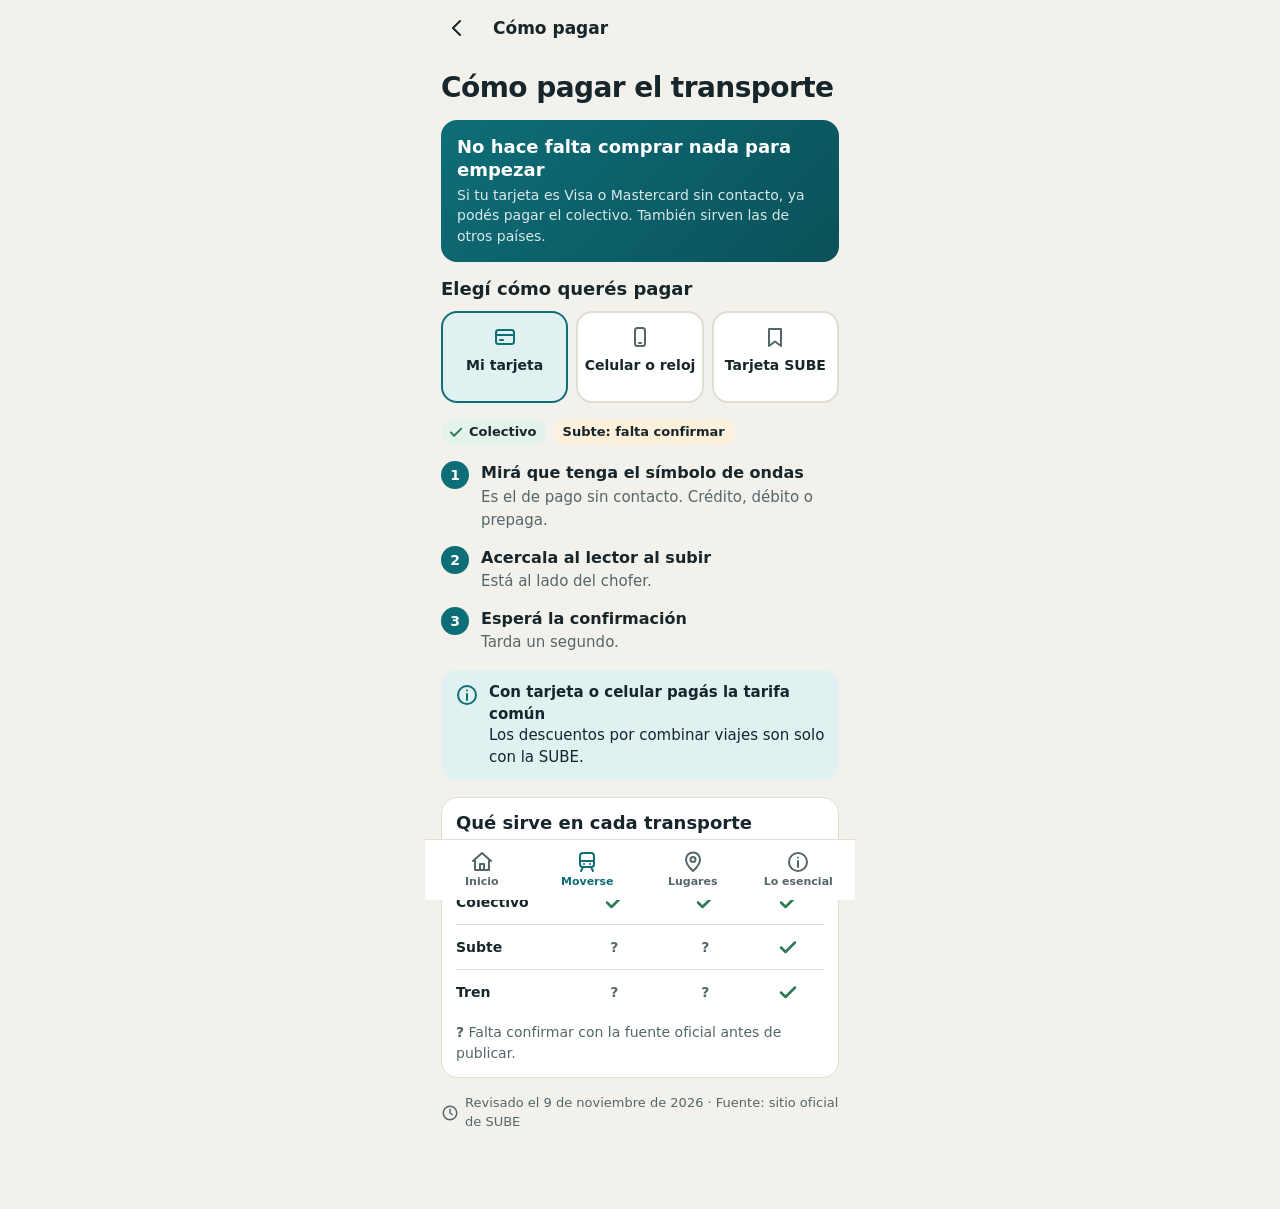
<file: docs/diseno/moverse-pagar.html>
<!DOCTYPE html>
<html lang="es">
<head>
<meta charset="utf-8">
<meta name="viewport" content="width=device-width, initial-scale=1, viewport-fit=cover">
<title>Cómo pagar</title>
<link rel="stylesheet" href="base.css">
<style>
/* Propio de esta pantalla. Si otra pantalla lo necesita, pasarlo a base.css (tarjeta #17). */
.ic-celular { --i: url("data:image/svg+xml;utf8,<svg xmlns='http://www.w3.org/2000/svg' viewBox='0 0 24 24' fill='none' stroke='black' stroke-width='2' stroke-linecap='round' stroke-linejoin='round'><rect x='7' y='3' width='10' height='18' rx='2.5'/><path d='M11 18h2'/></svg>"); }

.opciones { display: grid; grid-template-columns: repeat(3, 1fr); gap: 8px; }
.opcion {
  display: flex;
  flex-direction: column;
  align-items: center;
  gap: 8px;
  min-height: 92px;
  padding: 12px 6px;
  border-radius: var(--radio);
  background: var(--papel);
  border: 2px solid var(--linea);
  font-weight: 650;
  font-size: .875rem;
  line-height: 1.2;
  text-align: center;
}
.opcion .ic { color: var(--suave); }
.opcion[aria-selected="true"] { border-color: var(--mar); background: var(--mar-suave); }
.opcion[aria-selected="true"] .ic { color: var(--mar); }

.panel { display: flex; flex-direction: column; gap: var(--margen); }
.panel[hidden] { display: none; }

.sirve { display: flex; flex-wrap: wrap; gap: 6px; }
.sirve span {
  display: inline-flex;
  align-items: center;
  gap: 4px;
  padding: 4px 10px 4px 6px;
  border-radius: 99px;
  background: var(--ok-suave);
  color: var(--tinta);
  font-size: .8125rem;
  font-weight: 600;
}
.sirve span .ic { color: var(--ok); }
.sirve span.duda { background: var(--sol-suave); padding-left: 10px; }

.tabla { width: 100%; border-collapse: collapse; font-size: .875rem; }
.tabla th, .tabla td { padding: 10px 6px; text-align: center; border-top: 1px solid var(--linea); }
.tabla thead th { border-top: 0; color: var(--suave); font-weight: 600; font-size: .8125rem; }
.tabla tbody th { text-align: left; font-weight: 650; padding-left: 0; }
.tabla .ic { color: var(--ok); vertical-align: middle; }
.tabla .duda { color: var(--suave); font-weight: 700; }
</style>
</head>
<body>
<div class="pantalla">

  <header class="barra-arriba">
    <a class="boton-icono" href="moverse.html" aria-label="Volver"><i class="ic ic-atras"></i></a>
    <span class="nombre">Cómo pagar</span>
  </header>

  <main class="contenido">
    <h1 class="titulo">Cómo pagar el transporte</h1>

    <!-- La respuesta corta, antes que nada -->
    <div class="heroe">
      <p class="subtitulo">No hace falta comprar nada para empezar</p>
      <p class="suave" style="margin-top:4px">Si tu tarjeta es Visa o Mastercard sin contacto, ya podés pagar el colectivo. También sirven las de otros países.</p>
    </div>

    <section aria-labelledby="t-elegi">
      <h2 class="subtitulo" id="t-elegi" style="margin-bottom:10px">Elegí cómo querés pagar</h2>
      <div class="opciones" role="tablist" aria-label="Formas de pago">
        <button class="opcion" type="button" role="tab" id="tab-tarjeta" aria-controls="panel-tarjeta" aria-selected="true"><i class="ic ic-tarjeta"></i>Mi tarjeta</button>
        <button class="opcion" type="button" role="tab" id="tab-celular" aria-controls="panel-celular" aria-selected="false" tabindex="-1"><i class="ic ic-celular"></i>Celular o reloj</button>
        <button class="opcion" type="button" role="tab" id="tab-sube" aria-controls="panel-sube" aria-selected="false" tabindex="-1"><i class="ic ic-guardar"></i>Tarjeta SUBE</button>
      </div>
    </section>

    <section class="panel" id="panel-tarjeta" role="tabpanel" aria-labelledby="tab-tarjeta">
      <div class="sirve" aria-label="Dónde sirve">
        <span><i class="ic chico ic-listo"></i>Colectivo</span>
        <span class="duda">Subte: falta confirmar</span>
      </div>
      <ol class="pasos">
        <li><div><b>Mirá que tenga el símbolo de ondas</b><span>Es el de pago sin contacto. Crédito, débito o prepaga.</span></div></li>
        <li><div><b>Acercala al lector al subir</b><span>Está al lado del chofer.</span></div></li>
        <li><div><b>Esperá la confirmación</b><span>Tarda un segundo.</span></div></li>
      </ol>
    </section>

    <section class="panel" id="panel-celular" role="tabpanel" aria-labelledby="tab-celular" hidden>
      <div class="sirve" aria-label="Dónde sirve">
        <span><i class="ic chico ic-listo"></i>Colectivo</span>
        <span class="duda">Subte: falta confirmar</span>
      </div>
      <ol class="pasos">
        <li><div><b>Cargá tu tarjeta en el celular o el reloj</b><span>En la billetera que ya usás para pagar sin contacto.</span></div></li>
        <li><div><b>Acercalo al lector al subir</b><span>Igual que con la tarjeta.</span></div></li>
        <li><div><b>Esperá la confirmación</b><span>Tarda un segundo.</span></div></li>
      </ol>
      <div class="aviso"><i class="ic ic-esencial"></i><div><b>También con código QR</b>Desde la app SUBE, sin necesidad de internet en el momento.</div></div>
    </section>

    <section class="panel" id="panel-sube" role="tabpanel" aria-labelledby="tab-sube" hidden>
      <div class="sirve" aria-label="Dónde sirve">
        <span><i class="ic chico ic-listo"></i>Colectivo</span>
        <span><i class="ic chico ic-listo"></i>Subte</span>
        <span><i class="ic chico ic-listo"></i>Tren</span>
      </div>
      <p>Es la tarjeta del transporte. Se compra una vez y se le carga plata.</p>
      <div class="tarjeta">
        <p class="subtitulo" style="margin-bottom:8px">Te conviene si…</p>
        <ul class="suave" style="display:flex;flex-direction:column;gap:6px;font-size:.9375rem">
          <li>Te quedás varios días y combinás viajes: tiene descuento.</li>
          <li>Tu tarjeta no es Visa o Mastercard sin contacto.</li>
          <li>Vas a usar mucho el tren.</li>
        </ul>
      </div>
      <a class="boton secundario" href="ficha-info.html">Dónde comprarla y cargarla</a>
    </section>

    <div class="aviso">
      <i class="ic ic-esencial"></i>
      <div><b>Con tarjeta o celular pagás la tarifa común</b>Los descuentos por combinar viajes son solo con la SUBE.</div>
    </div>

    <section class="tarjeta" aria-labelledby="t-tabla">
      <h2 class="subtitulo" id="t-tabla" style="margin-bottom:6px">Qué sirve en cada transporte</h2>
      <table class="tabla">
        <thead>
          <tr><th scope="col"><span class="oculto-visual">Transporte</span></th><th scope="col">Tarjeta</th><th scope="col">Celular</th><th scope="col">SUBE</th></tr>
        </thead>
        <tbody>
          <tr><th scope="row">Colectivo</th><td><i class="ic ic-listo" role="img" aria-label="Sí"></i></td><td><i class="ic ic-listo" role="img" aria-label="Sí"></i></td><td><i class="ic ic-listo" role="img" aria-label="Sí"></i></td></tr>
          <tr><th scope="row">Subte</th><td class="duda" aria-label="Falta confirmar">?</td><td class="duda" aria-label="Falta confirmar">?</td><td><i class="ic ic-listo" role="img" aria-label="Sí"></i></td></tr>
          <tr><th scope="row">Tren</th><td class="duda" aria-label="Falta confirmar">?</td><td class="duda" aria-label="Falta confirmar">?</td><td><i class="ic ic-listo" role="img" aria-label="Sí"></i></td></tr>
        </tbody>
      </table>
      <p class="suave" style="margin-top:8px"><b>?</b> Falta confirmar con la fuente oficial antes de publicar.</p>
    </section>

    <p class="revisado"><i class="ic chico ic-reloj"></i>Revisado el 9 de noviembre de 2026 · Fuente: sitio oficial de SUBE</p>
  </main>

  <nav class="nav-abajo" aria-label="Secciones">
    <a href="inicio.html"><i class="ic ic-casa"></i>Inicio</a>
    <a href="moverse.html" aria-current="page"><i class="ic ic-moverse"></i>Moverse</a>
    <a href="lugares.html"><i class="ic ic-lugar"></i>Lugares</a>
    <a href="esencial.html"><i class="ic ic-esencial"></i>Lo esencial</a>
  </nav>

</div>
<script>
// Cambia entre las tres formas de pago.
(function () {
  var tabs = Array.prototype.slice.call(document.querySelectorAll('[role="tab"]'));
  function elegir(tab, foco) {
    tabs.forEach(function (t) {
      var activo = t === tab;
      t.setAttribute('aria-selected', activo ? 'true' : 'false');
      t.tabIndex = activo ? 0 : -1;
      document.getElementById(t.getAttribute('aria-controls')).hidden = !activo;
    });
    if (foco) tab.focus();
  }
  tabs.forEach(function (t, i) {
    t.addEventListener('click', function () { elegir(t, false); });
    t.addEventListener('keydown', function (e) {
      if (e.key === 'ArrowRight') elegir(tabs[(i + 1) % tabs.length], true);
      if (e.key === 'ArrowLeft') elegir(tabs[(i + tabs.length - 1) % tabs.length], true);
    });
  });
})();
</script>
</body>
</html>
</file>
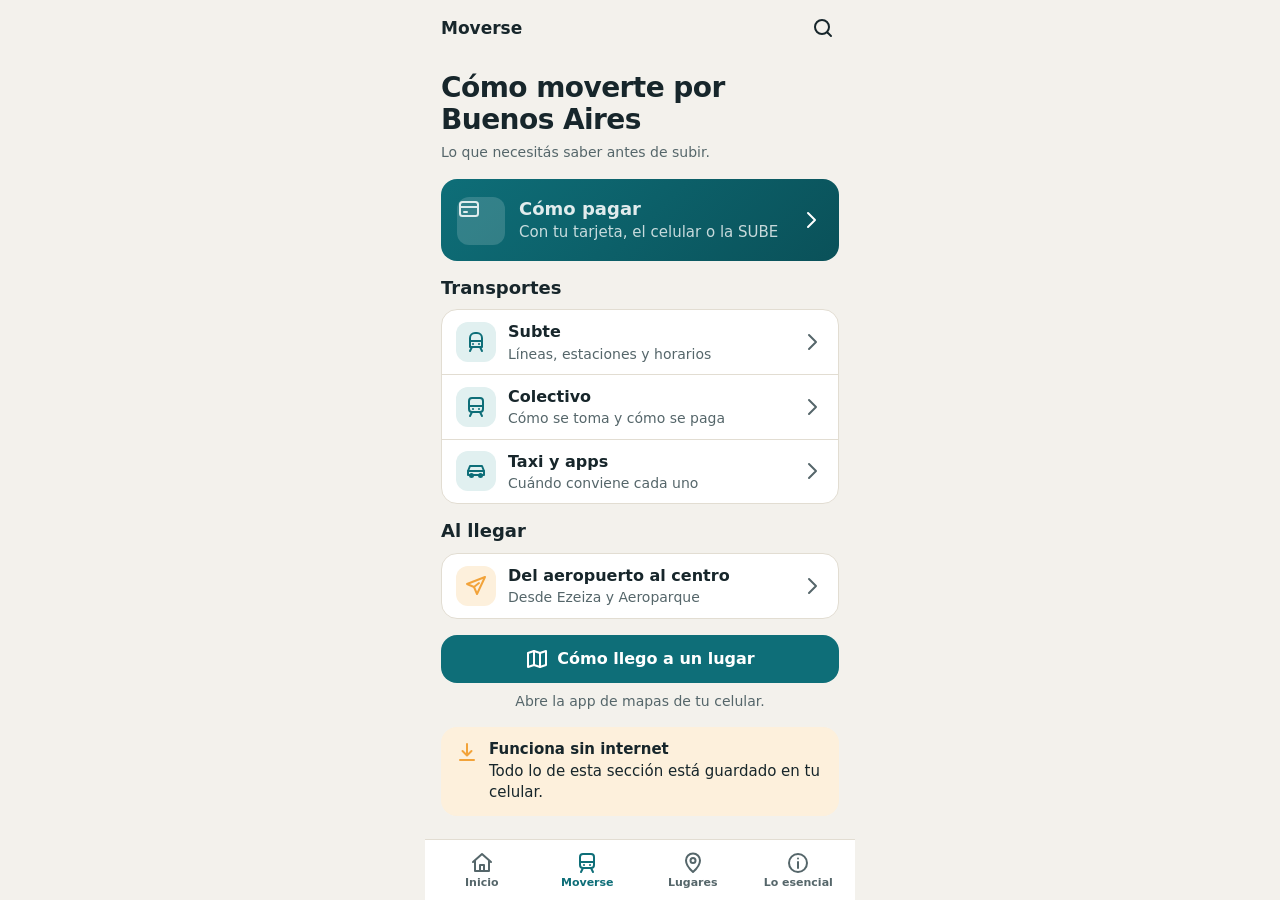
<file: docs/diseno/moverse.html>
<!DOCTYPE html>
<html lang="es">
<head>
<meta charset="utf-8">
<meta name="viewport" content="width=device-width, initial-scale=1, viewport-fit=cover">
<title>Moverse</title>
<link rel="stylesheet" href="base.css">
<style>
/* Propio de esta pantalla */
.pago {
  display: flex;
  align-items: center;
  gap: 14px;
  padding: 16px;
  border-radius: var(--radio);
  background: linear-gradient(135deg, var(--mar), var(--mar-fuerte));
  color: var(--sobre-mar);
}
.pago .medalla { width: 48px; height: 48px; background: rgba(255, 255, 255, .18); color: inherit; }
.pago .cuerpo { flex: 1; min-width: 0; }
.pago b { display: block; font-size: 1.125rem; line-height: 1.2; }
.pago span { display: block; opacity: .88; font-size: .9375rem; margin-top: 2px; }
</style>
</head>
<body>
<div class="pantalla">

  <header class="barra-arriba">
    <span class="nombre">Moverse</span>
    <a class="boton-icono" href="buscar.html" aria-label="Buscar"><i class="ic ic-buscar"></i></a>
  </header>

  <main class="contenido">
    <div>
      <h1 class="titulo">Cómo moverte por Buenos Aires</h1>
      <p class="suave" style="margin-top:6px">Lo que necesitás saber antes de subir.</p>
    </div>

    <!-- Lo primero que pregunta un turista: va arriba y más grande -->
    <a class="pago" href="moverse-pagar.html">
      <span class="medalla"><i class="ic ic-tarjeta"></i></span>
      <span class="cuerpo">
        <b>Cómo pagar</b>
        <span>Con tu tarjeta, el celular o la SUBE</span>
      </span>
      <i class="ic ic-ir"></i>
    </a>

    <section aria-labelledby="t-transportes">
      <h2 class="subtitulo" id="t-transportes" style="margin-bottom:10px">Transportes</h2>
      <div class="lista">
        <a class="fila" href="moverse-subte.html">
          <span class="medalla"><i class="ic ic-subte"></i></span>
          <span class="cuerpo"><b>Subte</b><span>Líneas, estaciones y horarios</span></span>
          <i class="ic ic-ir"></i>
        </a>
        <a class="fila" href="ficha-info.html">
          <span class="medalla"><i class="ic ic-moverse"></i></span>
          <span class="cuerpo"><b>Colectivo</b><span>Cómo se toma y cómo se paga</span></span>
          <i class="ic ic-ir"></i>
        </a>
        <a class="fila" href="ficha-info.html">
          <span class="medalla"><i class="ic ic-auto"></i></span>
          <span class="cuerpo"><b>Taxi y apps</b><span>Cuándo conviene cada uno</span></span>
          <i class="ic ic-ir"></i>
        </a>
      </div>
    </section>

    <section aria-labelledby="t-llegada">
      <h2 class="subtitulo" id="t-llegada" style="margin-bottom:10px">Al llegar</h2>
      <div class="lista">
        <a class="fila" href="moverse-aeropuerto.html">
          <span class="medalla sol"><i class="ic ic-avion"></i></span>
          <span class="cuerpo"><b>Del aeropuerto al centro</b><span>Desde Ezeiza y Aeroparque</span></span>
          <i class="ic ic-ir"></i>
        </a>
      </div>
    </section>

    <!-- La acción principal de la pantalla -->
    <a class="boton" href="#" data-abre="mapas"><i class="ic ic-mapa"></i>Cómo llego a un lugar</a>
    <p class="suave" style="text-align:center;margin-top:-8px">Abre la app de mapas de tu celular.</p>

    <div class="aviso sol">
      <i class="ic ic-sin-internet"></i>
      <div><b>Funciona sin internet</b>Todo lo de esta sección está guardado en tu celular.</div>
    </div>
  </main>

  <nav class="nav-abajo" aria-label="Secciones">
    <a href="inicio.html"><i class="ic ic-casa"></i>Inicio</a>
    <a href="moverse.html" aria-current="page"><i class="ic ic-moverse"></i>Moverse</a>
    <a href="lugares.html"><i class="ic ic-lugar"></i>Lugares</a>
    <a href="esencial.html"><i class="ic ic-esencial"></i>Lo esencial</a>
  </nav>

</div>
</body>
</html>
</file>
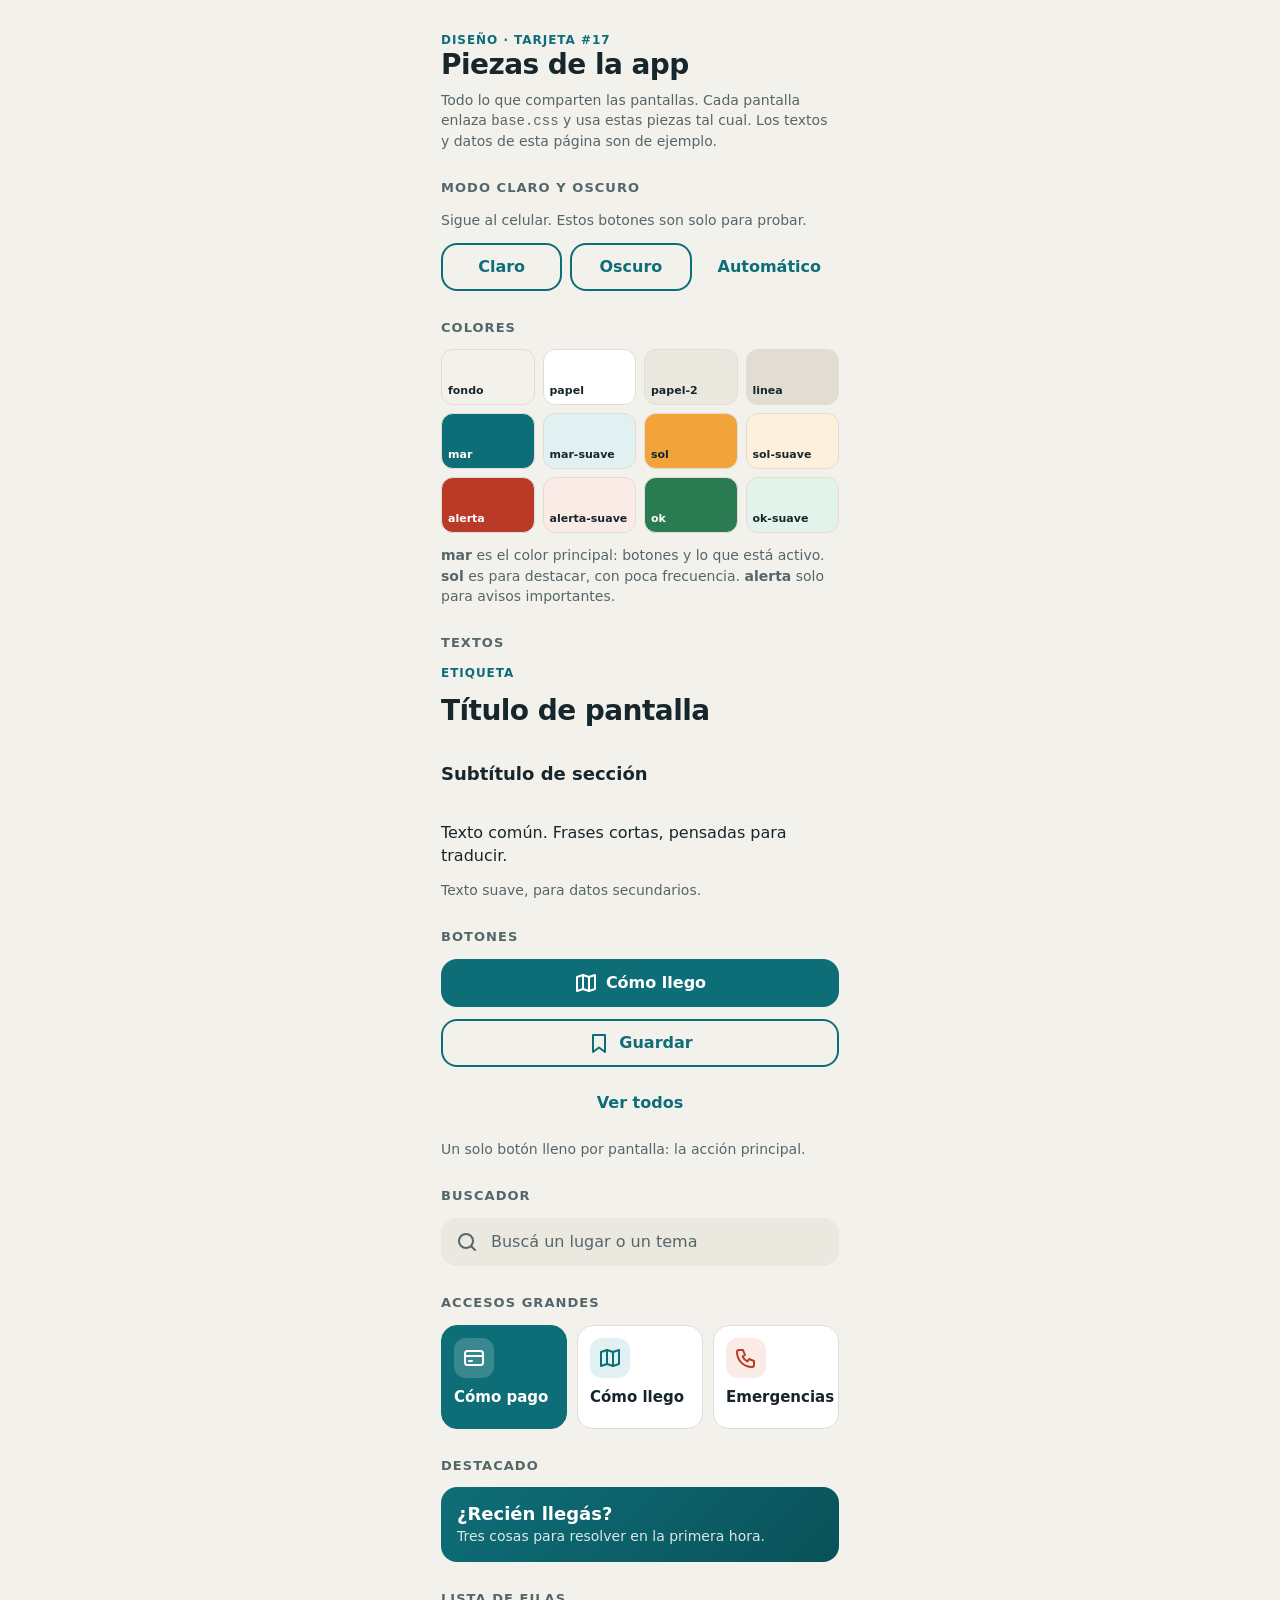
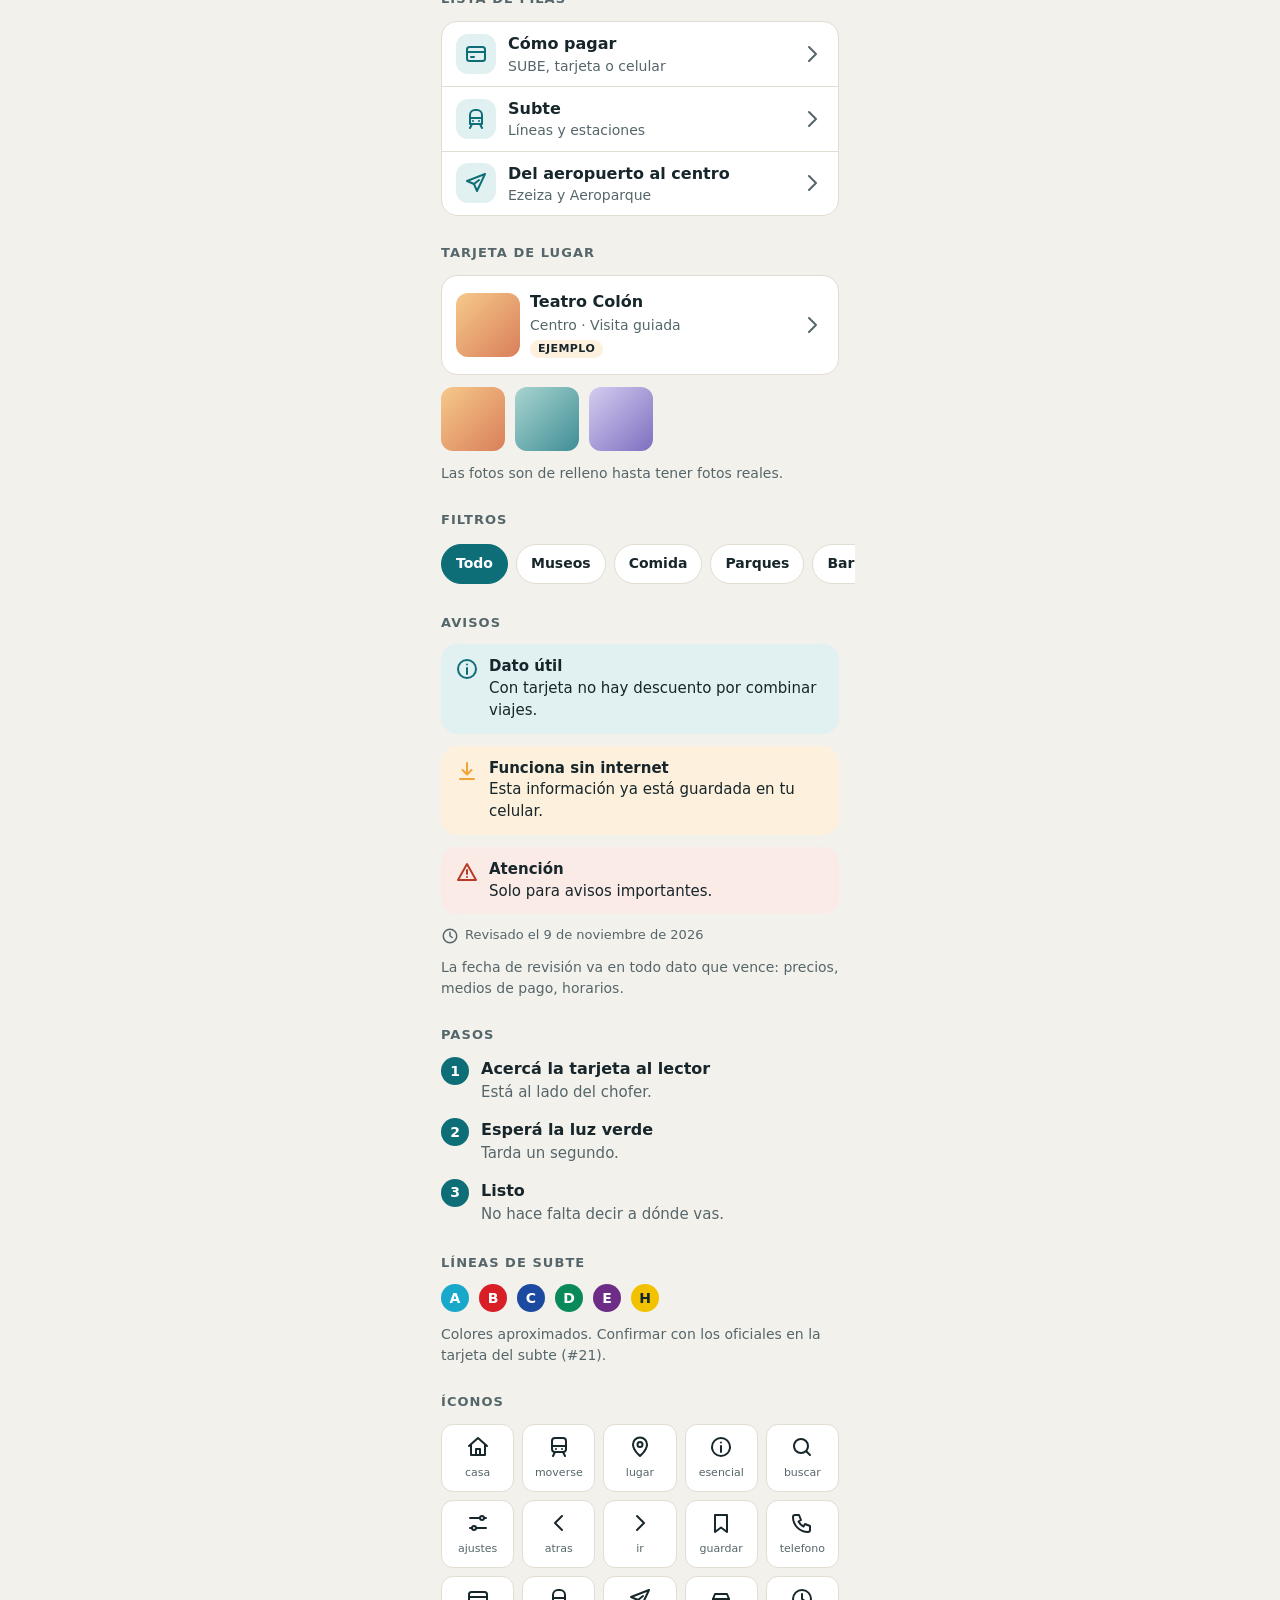
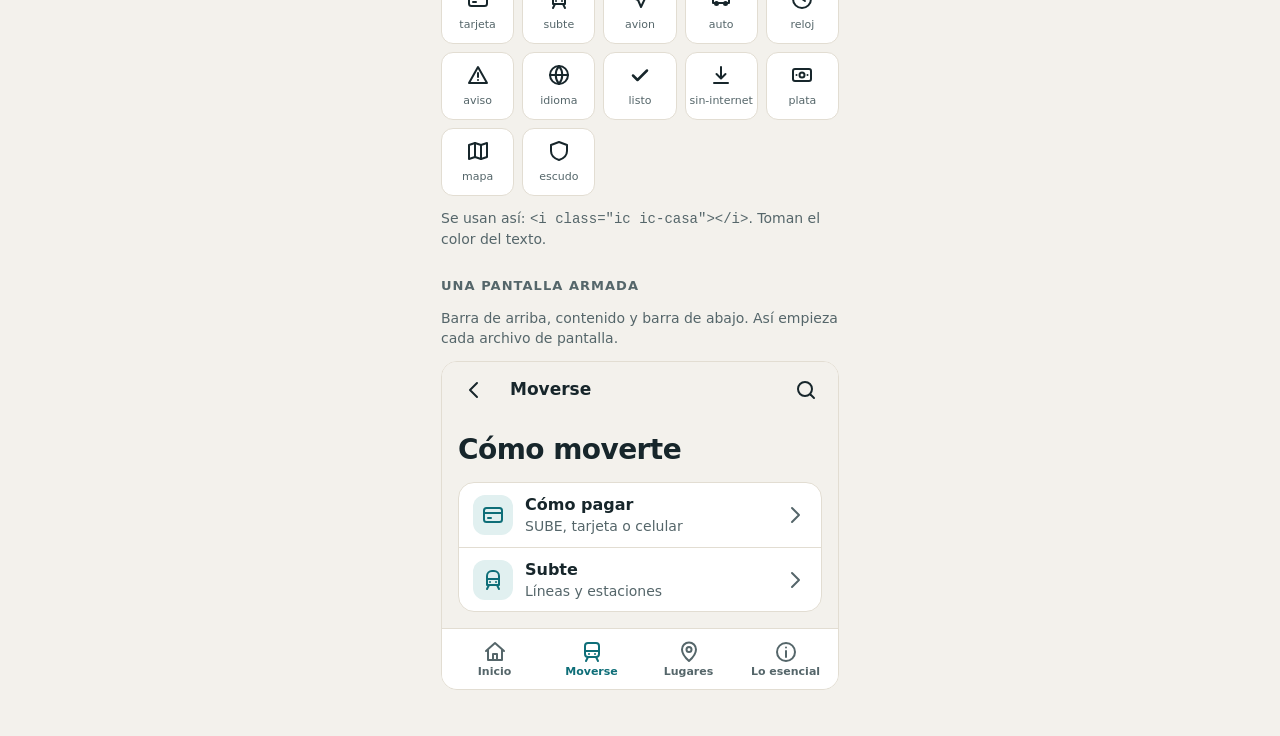
<file: docs/diseno/piezas.html>
<!DOCTYPE html>
<html lang="es">
<head>
<meta charset="utf-8">
<meta name="viewport" content="width=device-width, initial-scale=1, viewport-fit=cover">
<title>Piezas · Diseño de la app</title>
<link rel="stylesheet" href="base.css">
<style>
/* Solo para esta página de muestra. Las pantallas no copian esto. */
.muestra { max-width: 430px; margin: 0 auto; padding: 24px 16px 48px; display: flex; flex-direction: column; gap: 28px; }
.muestra > header p { margin-top: 8px; }
.bloque { display: flex; flex-direction: column; gap: 12px; }
.bloque > h2 { font-size: .8125rem; letter-spacing: .08em; text-transform: uppercase; color: var(--suave); }
.colores { display: grid; grid-template-columns: repeat(4, 1fr); gap: 8px; }
.color { height: 56px; border-radius: 12px; border: 1px solid var(--linea); display: flex; align-items: flex-end; padding: 6px; font-size: .6875rem; font-weight: 700; }
.iconos { display: grid; grid-template-columns: repeat(auto-fill, minmax(72px, 1fr)); gap: 8px; }
.iconos div { display: flex; flex-direction: column; align-items: center; gap: 6px; padding: 10px 4px; border-radius: 12px; background: var(--papel); border: 1px solid var(--linea); font-size: .6875rem; color: var(--suave); text-align: center; }
.iconos .ic { color: var(--tinta); }
.marco { border: 1px solid var(--linea); border-radius: 16px; overflow: hidden; }
.tema { display: flex; gap: 8px; }
</style>
</head>
<body>
<main class="muestra">

  <header>
    <p class="etiqueta">Diseño · tarjeta #17</p>
    <h1 class="titulo">Piezas de la app</h1>
    <p class="suave">Todo lo que comparten las pantallas. Cada pantalla enlaza <code>base.css</code> y usa estas piezas tal cual. Los textos y datos de esta página son de ejemplo.</p>
  </header>

  <section class="bloque">
    <h2>Modo claro y oscuro</h2>
    <p class="suave">Sigue al celular. Estos botones son solo para probar.</p>
    <div class="tema">
      <button class="boton secundario" type="button" data-tema="claro">Claro</button>
      <button class="boton secundario" type="button" data-tema="oscuro">Oscuro</button>
      <button class="boton texto" type="button" data-tema="">Automático</button>
    </div>
  </section>

  <section class="bloque">
    <h2>Colores</h2>
    <div class="colores">
      <div class="color" style="background:var(--fondo)">fondo</div>
      <div class="color" style="background:var(--papel)">papel</div>
      <div class="color" style="background:var(--papel-2)">papel-2</div>
      <div class="color" style="background:var(--linea)">linea</div>
      <div class="color" style="background:var(--mar);color:var(--sobre-mar)">mar</div>
      <div class="color" style="background:var(--mar-suave)">mar-suave</div>
      <div class="color" style="background:var(--sol);color:#17262b">sol</div>
      <div class="color" style="background:var(--sol-suave)">sol-suave</div>
      <div class="color" style="background:var(--alerta);color:var(--papel)">alerta</div>
      <div class="color" style="background:var(--alerta-suave)">alerta-suave</div>
      <div class="color" style="background:var(--ok);color:var(--papel)">ok</div>
      <div class="color" style="background:var(--ok-suave)">ok-suave</div>
    </div>
    <p class="suave"><b>mar</b> es el color principal: botones y lo que está activo. <b>sol</b> es para destacar, con poca frecuencia. <b>alerta</b> solo para avisos importantes.</p>
  </section>

  <section class="bloque">
    <h2>Textos</h2>
    <p class="etiqueta">Etiqueta</p>
    <h3 class="titulo">Título de pantalla</h3>
    <h4 class="subtitulo">Subtítulo de sección</h4>
    <p>Texto común. Frases cortas, pensadas para traducir.</p>
    <p class="suave">Texto suave, para datos secundarios.</p>
  </section>

  <section class="bloque">
    <h2>Botones</h2>
    <a class="boton" href="#"><i class="ic ic-mapa"></i>Cómo llego</a>
    <a class="boton secundario" href="#"><i class="ic ic-guardar"></i>Guardar</a>
    <a class="boton texto" href="#">Ver todos</a>
    <p class="suave">Un solo botón lleno por pantalla: la acción principal.</p>
  </section>

  <section class="bloque">
    <h2>Buscador</h2>
    <label class="buscador">
      <i class="ic ic-buscar"></i>
      <span class="oculto-visual">Buscar</span>
      <input type="search" placeholder="Buscá un lugar o un tema">
    </label>
  </section>

  <section class="bloque">
    <h2>Accesos grandes</h2>
    <div class="accesos">
      <a class="acceso fuerte" href="#"><span class="medalla"><i class="ic ic-tarjeta"></i></span>Cómo pago</a>
      <a class="acceso" href="#"><span class="medalla"><i class="ic ic-mapa"></i></span>Cómo llego</a>
      <a class="acceso" href="#"><span class="medalla alerta"><i class="ic ic-telefono"></i></span>Emergencias</a>
    </div>
  </section>

  <section class="bloque">
    <h2>Destacado</h2>
    <div class="heroe">
      <p class="subtitulo">¿Recién llegás?</p>
      <p class="suave">Tres cosas para resolver en la primera hora.</p>
    </div>
  </section>

  <section class="bloque">
    <h2>Lista de filas</h2>
    <div class="lista">
      <a class="fila" href="#"><span class="medalla"><i class="ic ic-tarjeta"></i></span><span class="cuerpo"><b>Cómo pagar</b><span>SUBE, tarjeta o celular</span></span><i class="ic ic-ir"></i></a>
      <a class="fila" href="#"><span class="medalla"><i class="ic ic-subte"></i></span><span class="cuerpo"><b>Subte</b><span>Líneas y estaciones</span></span><i class="ic ic-ir"></i></a>
      <a class="fila" href="#"><span class="medalla"><i class="ic ic-avion"></i></span><span class="cuerpo"><b>Del aeropuerto al centro</b><span>Ezeiza y Aeroparque</span></span><i class="ic ic-ir"></i></a>
    </div>
  </section>

  <section class="bloque">
    <h2>Tarjeta de lugar</h2>
    <a class="tarjeta fila-simple" href="#">
      <span class="foto"></span>
      <span class="cuerpo" style="flex:1;min-width:0"><b>Teatro Colón</b><br><span class="suave">Centro · Visita guiada</span><br><span class="ejemplo">Ejemplo</span></span>
      <i class="ic ic-ir" style="color:var(--suave)"></i>
    </a>
    <div class="fila-simple"><span class="foto"></span><span class="foto b"></span><span class="foto c"></span></div>
    <p class="suave">Las fotos son de relleno hasta tener fotos reales.</p>
  </section>

  <section class="bloque">
    <h2>Filtros</h2>
    <div class="chips">
      <button class="chip" type="button" aria-pressed="true">Todo</button>
      <button class="chip" type="button" aria-pressed="false">Museos</button>
      <button class="chip" type="button" aria-pressed="false">Comida</button>
      <button class="chip" type="button" aria-pressed="false">Parques</button>
      <button class="chip" type="button" aria-pressed="false">Barrios</button>
    </div>
  </section>

  <section class="bloque">
    <h2>Avisos</h2>
    <div class="aviso"><i class="ic ic-esencial"></i><div><b>Dato útil</b>Con tarjeta no hay descuento por combinar viajes.</div></div>
    <div class="aviso sol"><i class="ic ic-sin-internet"></i><div><b>Funciona sin internet</b>Esta información ya está guardada en tu celular.</div></div>
    <div class="aviso alerta"><i class="ic ic-aviso"></i><div><b>Atención</b>Solo para avisos importantes.</div></div>
    <p class="revisado"><i class="ic chico ic-reloj"></i>Revisado el 9 de noviembre de 2026</p>
    <p class="suave">La fecha de revisión va en todo dato que vence: precios, medios de pago, horarios.</p>
  </section>

  <section class="bloque">
    <h2>Pasos</h2>
    <ol class="pasos">
      <li><div><b>Acercá la tarjeta al lector</b><span>Está al lado del chofer.</span></div></li>
      <li><div><b>Esperá la luz verde</b><span>Tarda un segundo.</span></div></li>
      <li><div><b>Listo</b><span>No hace falta decir a dónde vas.</span></div></li>
    </ol>
  </section>

  <section class="bloque">
    <h2>Líneas de subte</h2>
    <div class="fila-simple">
      <span class="linea" data-linea="A">A</span><span class="linea" data-linea="B">B</span><span class="linea" data-linea="C">C</span><span class="linea" data-linea="D">D</span><span class="linea" data-linea="E">E</span><span class="linea" data-linea="H">H</span>
    </div>
    <p class="suave">Colores aproximados. Confirmar con los oficiales en la tarjeta del subte (#21).</p>
  </section>

  <section class="bloque">
    <h2>Íconos</h2>
    <div class="iconos">
      <div><i class="ic ic-casa"></i>casa</div>
      <div><i class="ic ic-moverse"></i>moverse</div>
      <div><i class="ic ic-lugar"></i>lugar</div>
      <div><i class="ic ic-esencial"></i>esencial</div>
      <div><i class="ic ic-buscar"></i>buscar</div>
      <div><i class="ic ic-ajustes"></i>ajustes</div>
      <div><i class="ic ic-atras"></i>atras</div>
      <div><i class="ic ic-ir"></i>ir</div>
      <div><i class="ic ic-guardar"></i>guardar</div>
      <div><i class="ic ic-telefono"></i>telefono</div>
      <div><i class="ic ic-tarjeta"></i>tarjeta</div>
      <div><i class="ic ic-subte"></i>subte</div>
      <div><i class="ic ic-avion"></i>avion</div>
      <div><i class="ic ic-auto"></i>auto</div>
      <div><i class="ic ic-reloj"></i>reloj</div>
      <div><i class="ic ic-aviso"></i>aviso</div>
      <div><i class="ic ic-idioma"></i>idioma</div>
      <div><i class="ic ic-listo"></i>listo</div>
      <div><i class="ic ic-sin-internet"></i>sin-internet</div>
      <div><i class="ic ic-plata"></i>plata</div>
      <div><i class="ic ic-mapa"></i>mapa</div>
      <div><i class="ic ic-escudo"></i>escudo</div>
    </div>
    <p class="suave">Se usan así: <code>&lt;i class="ic ic-casa"&gt;&lt;/i&gt;</code>. Toman el color del texto.</p>
  </section>

  <section class="bloque">
    <h2>Una pantalla armada</h2>
    <p class="suave">Barra de arriba, contenido y barra de abajo. Así empieza cada archivo de pantalla.</p>
    <div class="marco">
      <div class="pantalla" style="min-height:0">
        <header class="barra-arriba">
          <a class="boton-icono" href="#" aria-label="Volver"><i class="ic ic-atras"></i></a>
          <span class="nombre">Moverse</span>
          <a class="boton-icono" href="#" aria-label="Buscar"><i class="ic ic-buscar"></i></a>
        </header>
        <div class="contenido">
          <h3 class="titulo">Cómo moverte</h3>
          <div class="lista">
            <a class="fila" href="#"><span class="medalla"><i class="ic ic-tarjeta"></i></span><span class="cuerpo"><b>Cómo pagar</b><span>SUBE, tarjeta o celular</span></span><i class="ic ic-ir"></i></a>
            <a class="fila" href="#"><span class="medalla"><i class="ic ic-subte"></i></span><span class="cuerpo"><b>Subte</b><span>Líneas y estaciones</span></span><i class="ic ic-ir"></i></a>
          </div>
        </div>
        <nav class="nav-abajo" aria-label="Secciones">
          <a href="#"><i class="ic ic-casa"></i>Inicio</a>
          <a href="#" aria-current="page"><i class="ic ic-moverse"></i>Moverse</a>
          <a href="#"><i class="ic ic-lugar"></i>Lugares</a>
          <a href="#"><i class="ic ic-esencial"></i>Lo esencial</a>
        </nav>
      </div>
    </div>
  </section>

</main>
<script>
// Solo para probar el modo claro y oscuro en esta página.
document.querySelectorAll('[data-tema]').forEach(function (b) {
  if (b.tagName !== 'BUTTON') return;
  b.addEventListener('click', function () {
    var t = b.getAttribute('data-tema');
    if (t) document.documentElement.setAttribute('data-tema', t);
    else document.documentElement.removeAttribute('data-tema');
  });
});
</script>
</body>
</html>
</file>
<file: docs/diseno/base.css>
/*
  Estilo compartido por todas las pantallas. Tarjeta #17.
  No editar desde las tarjetas de pantallas: si falta algo, avisar en la #17.
  Cómo se usa cada pieza: abrir piezas.html.
*/

/* ---------- Colores y medidas ---------- */
:root {
  color-scheme: light dark;

  --fondo: #f3f1ec;      /* detrás de todo */
  --papel: #ffffff;      /* tarjetas y barras */
  --papel-2: #ebe8e0;    /* campos y fondos suaves */
  --tinta: #17262b;      /* texto principal */
  --suave: #55666a;      /* texto secundario */
  --linea: #e2ddd2;      /* bordes y divisores */

  --mar: #0e6e78;        /* color principal: botones y lo activo */
  --mar-fuerte: #0a5159;
  --mar-suave: #e1f0f0;
  --sobre-mar: #ffffff;  /* texto encima del color principal */

  --sol: #f2a33a;        /* acento: destacados */
  --sol-suave: #fdf0dc;
  --alerta: #b93a27;
  --alerta-suave: #fbebe7;
  --ok: #2a7a52;
  --ok-suave: #e3f2ea;

  --radio: 16px;
  --radio-chico: 12px;
  --toque: 48px;         /* alto mínimo de todo lo que se toca */
  --margen: 16px;
  --sombra: 0 10px 30px rgba(20, 40, 45, .10);

  --letra: system-ui, -apple-system, "Segoe UI", Roboto, "Helvetica Neue", sans-serif;
}

@media (prefers-color-scheme: dark) {
  :root:not([data-tema="claro"]) {
    --fondo: #0d1719;
    --papel: #16242a;
    --papel-2: #1e3037;
    --tinta: #e9f0f1;
    --suave: #9fb1b5;
    --linea: #2a3d44;
    --mar: #56bcc6;
    --mar-fuerte: #7fd0d8;
    --mar-suave: #173940;
    --sobre-mar: #062226;
    --sol: #f4b359;
    --sol-suave: #3a2c14;
    --alerta: #f08a78;
    --alerta-suave: #3b1d17;
    --ok: #6fca9b;
    --ok-suave: #14301f;
    --sombra: 0 10px 30px rgba(0, 0, 0, .35);
  }
}
:root[data-tema="oscuro"] {
  --fondo: #0d1719;
  --papel: #16242a;
  --papel-2: #1e3037;
  --tinta: #e9f0f1;
  --suave: #9fb1b5;
  --linea: #2a3d44;
  --mar: #56bcc6;
  --mar-fuerte: #7fd0d8;
  --mar-suave: #173940;
  --sobre-mar: #062226;
  --sol: #f4b359;
  --sol-suave: #3a2c14;
  --alerta: #f08a78;
  --alerta-suave: #3b1d17;
  --ok: #6fca9b;
  --ok-suave: #14301f;
  --sombra: 0 10px 30px rgba(0, 0, 0, .35);
}

/* ---------- Base ---------- */
*, *::before, *::after { box-sizing: border-box; }
html { -webkit-text-size-adjust: 100%; }
body {
  margin: 0;
  background: var(--fondo);
  color: var(--tinta);
  font: 16px/1.45 var(--letra);
}
h1, h2, h3, p, ul, ol, figure { margin: 0; }
ul, ol { padding: 0; list-style: none; }
a { color: inherit; text-decoration: none; }
button { font: inherit; color: inherit; background: none; border: 0; padding: 0; cursor: pointer; }
:focus-visible { outline: 3px solid var(--sol); outline-offset: 2px; }

/* ---------- La pantalla ---------- */
/* Ocupa todo el celular. En una compu queda centrada, con ancho de celular. */
.pantalla {
  max-width: 430px;
  min-height: 100vh;
  min-height: 100dvh;
  margin: 0 auto;
  background: var(--fondo);
  display: flex;
  flex-direction: column;
}
.contenido {
  flex: 1;
  padding: var(--margen);
  display: flex;
  flex-direction: column;
  gap: var(--margen);
}

/* ---------- Textos ---------- */
.titulo { font-size: 1.75rem; line-height: 1.15; font-weight: 750; letter-spacing: -.02em; }
.subtitulo { font-size: 1.125rem; line-height: 1.25; font-weight: 700; }
.suave { color: var(--suave); font-size: .875rem; }
.etiqueta { color: var(--mar); font-size: .75rem; font-weight: 700; letter-spacing: .08em; text-transform: uppercase; }

/* ---------- Íconos ---------- */
/* <i class="ic ic-casa"></i>. Toman el color del texto que los rodea. */
.ic {
  --i: none;
  display: inline-block;
  flex: none;
  width: 24px;
  height: 24px;
  background: currentColor;
  -webkit-mask: var(--i) center / contain no-repeat;
  mask: var(--i) center / contain no-repeat;
}
.ic.chico { width: 18px; height: 18px; }
.ic-casa { --i: url("data:image/svg+xml;utf8,<svg xmlns='http://www.w3.org/2000/svg' viewBox='0 0 24 24' fill='none' stroke='black' stroke-width='2' stroke-linecap='round' stroke-linejoin='round'><path d='M3 11l9-8 9 8'/><path d='M5 10v10h14V10'/><path d='M10 20v-6h4v6'/></svg>"); }
.ic-moverse { --i: url("data:image/svg+xml;utf8,<svg xmlns='http://www.w3.org/2000/svg' viewBox='0 0 24 24' fill='none' stroke='black' stroke-width='2' stroke-linecap='round' stroke-linejoin='round'><rect x='5' y='3' width='14' height='14' rx='3'/><path d='M5 11h14'/><path d='M8 17l-2 4'/><path d='M16 17l2 4'/><path d='M9 14h.01'/><path d='M15 14h.01'/></svg>"); }
.ic-lugar { --i: url("data:image/svg+xml;utf8,<svg xmlns='http://www.w3.org/2000/svg' viewBox='0 0 24 24' fill='none' stroke='black' stroke-width='2' stroke-linecap='round' stroke-linejoin='round'><path d='M12 21s7-6.2 7-11.5a7 7 0 0 0-14 0C5 14.800 12 21 12 21z'/><circle cx='12' cy='9.500' r='2.500'/></svg>"); }
.ic-esencial { --i: url("data:image/svg+xml;utf8,<svg xmlns='http://www.w3.org/2000/svg' viewBox='0 0 24 24' fill='none' stroke='black' stroke-width='2' stroke-linecap='round' stroke-linejoin='round'><circle cx='12' cy='12' r='9'/><path d='M12 11v6'/><path d='M12 7.500h.01'/></svg>"); }
.ic-buscar { --i: url("data:image/svg+xml;utf8,<svg xmlns='http://www.w3.org/2000/svg' viewBox='0 0 24 24' fill='none' stroke='black' stroke-width='2' stroke-linecap='round' stroke-linejoin='round'><circle cx='11' cy='11' r='7'/><path d='M20 20l-3.500-3.500'/></svg>"); }
.ic-ajustes { --i: url("data:image/svg+xml;utf8,<svg xmlns='http://www.w3.org/2000/svg' viewBox='0 0 24 24' fill='none' stroke='black' stroke-width='2' stroke-linecap='round' stroke-linejoin='round'><path d='M4 7h10'/><path d='M18 7h2'/><circle cx='16' cy='7' r='2'/><path d='M4 17h2'/><path d='M10 17h10'/><circle cx='8' cy='17' r='2'/></svg>"); }
.ic-atras { --i: url("data:image/svg+xml;utf8,<svg xmlns='http://www.w3.org/2000/svg' viewBox='0 0 24 24' fill='none' stroke='black' stroke-width='2' stroke-linecap='round' stroke-linejoin='round'><path d='M15 5l-7 7 7 7'/></svg>"); }
.ic-ir { --i: url("data:image/svg+xml;utf8,<svg xmlns='http://www.w3.org/2000/svg' viewBox='0 0 24 24' fill='none' stroke='black' stroke-width='2' stroke-linecap='round' stroke-linejoin='round'><path d='M9 5l7 7-7 7'/></svg>"); }
.ic-guardar { --i: url("data:image/svg+xml;utf8,<svg xmlns='http://www.w3.org/2000/svg' viewBox='0 0 24 24' fill='none' stroke='black' stroke-width='2' stroke-linecap='round' stroke-linejoin='round'><path d='M6 4h12v17l-6-4.500L6 21z'/></svg>"); }
.ic-telefono { --i: url("data:image/svg+xml;utf8,<svg xmlns='http://www.w3.org/2000/svg' viewBox='0 0 24 24' fill='none' stroke='black' stroke-width='2' stroke-linecap='round' stroke-linejoin='round'><path d='M5 4h4l2 5-2.500 1.500a11 11 0 0 0 5 5L15 13l5 2v4a2 2 0 0 1-2 2A15 15 0 0 1 3 6a2 2 0 0 1 2-2z'/></svg>"); }
.ic-tarjeta { --i: url("data:image/svg+xml;utf8,<svg xmlns='http://www.w3.org/2000/svg' viewBox='0 0 24 24' fill='none' stroke='black' stroke-width='2' stroke-linecap='round' stroke-linejoin='round'><rect x='3' y='5' width='18' height='14' rx='2.500'/><path d='M3 10h18'/><path d='M7 15h3'/></svg>"); }
.ic-subte { --i: url("data:image/svg+xml;utf8,<svg xmlns='http://www.w3.org/2000/svg' viewBox='0 0 24 24' fill='none' stroke='black' stroke-width='2' stroke-linecap='round' stroke-linejoin='round'><path d='M6 17V8a5 5 0 0 1 5-5h2a5 5 0 0 1 5 5v9z'/><path d='M6 11h12'/><path d='M9 14h.01'/><path d='M15 14h.01'/><path d='M8 17l-2 4'/><path d='M16 17l2 4'/></svg>"); }
.ic-avion { --i: url("data:image/svg+xml;utf8,<svg xmlns='http://www.w3.org/2000/svg' viewBox='0 0 24 24' fill='none' stroke='black' stroke-width='2' stroke-linecap='round' stroke-linejoin='round'><path d='M21 3L3 10l7 3 3 7z'/><path d='M10 13l5-4'/></svg>"); }
.ic-auto { --i: url("data:image/svg+xml;utf8,<svg xmlns='http://www.w3.org/2000/svg' viewBox='0 0 24 24' fill='none' stroke='black' stroke-width='2' stroke-linecap='round' stroke-linejoin='round'><path d='M4 16v-4l2-5h12l2 5v4z'/><path d='M4 12h16'/><circle cx='7.500' cy='16.500' r='1.500'/><circle cx='16.500' cy='16.500' r='1.500'/></svg>"); }
.ic-reloj { --i: url("data:image/svg+xml;utf8,<svg xmlns='http://www.w3.org/2000/svg' viewBox='0 0 24 24' fill='none' stroke='black' stroke-width='2' stroke-linecap='round' stroke-linejoin='round'><circle cx='12' cy='12' r='9'/><path d='M12 7v5l3 2'/></svg>"); }
.ic-aviso { --i: url("data:image/svg+xml;utf8,<svg xmlns='http://www.w3.org/2000/svg' viewBox='0 0 24 24' fill='none' stroke='black' stroke-width='2' stroke-linecap='round' stroke-linejoin='round'><path d='M12 4l9 16H3z'/><path d='M12 10v4'/><path d='M12 17h.01'/></svg>"); }
.ic-idioma { --i: url("data:image/svg+xml;utf8,<svg xmlns='http://www.w3.org/2000/svg' viewBox='0 0 24 24' fill='none' stroke='black' stroke-width='2' stroke-linecap='round' stroke-linejoin='round'><circle cx='12' cy='12' r='9'/><path d='M3 12h18'/><path d='M12 3a14 14 0 0 1 0 18a14 14 0 0 1 0-18z'/></svg>"); }
.ic-listo { --i: url("data:image/svg+xml;utf8,<svg xmlns='http://www.w3.org/2000/svg' viewBox='0 0 24 24' fill='none' stroke='black' stroke-width='2.500' stroke-linecap='round' stroke-linejoin='round'><path d='M5 12.500l4.500 4.500L19 7.500'/></svg>"); }
.ic-sin-internet { --i: url("data:image/svg+xml;utf8,<svg xmlns='http://www.w3.org/2000/svg' viewBox='0 0 24 24' fill='none' stroke='black' stroke-width='2' stroke-linecap='round' stroke-linejoin='round'><path d='M12 4v11'/><path d='M7.500 11l4.500 4.500L16.500 11'/><path d='M5 20h14'/></svg>"); }
.ic-plata { --i: url("data:image/svg+xml;utf8,<svg xmlns='http://www.w3.org/2000/svg' viewBox='0 0 24 24' fill='none' stroke='black' stroke-width='2' stroke-linecap='round' stroke-linejoin='round'><rect x='3' y='6' width='18' height='12' rx='2'/><circle cx='12' cy='12' r='2.500'/><path d='M6.500 12h.01'/><path d='M17.500 12h.01'/></svg>"); }
.ic-mapa { --i: url("data:image/svg+xml;utf8,<svg xmlns='http://www.w3.org/2000/svg' viewBox='0 0 24 24' fill='none' stroke='black' stroke-width='2' stroke-linecap='round' stroke-linejoin='round'><path d='M3 6l6-2 6 2 6-2v14l-6 2-6-2-6 2z'/><path d='M9 4v14'/><path d='M15 6v14'/></svg>"); }
.ic-escudo { --i: url("data:image/svg+xml;utf8,<svg xmlns='http://www.w3.org/2000/svg' viewBox='0 0 24 24' fill='none' stroke='black' stroke-width='2' stroke-linecap='round' stroke-linejoin='round'><path d='M12 3l8 3v6c0 4.500-3.500 7.500-8 9-4.500-1.500-8-4.500-8-9V6z'/></svg>"); }

/* ---------- Barra de arriba ---------- */
.barra-arriba {
  position: sticky;
  top: 0;
  z-index: 2;
  display: flex;
  align-items: center;
  gap: 4px;
  min-height: 56px;
  padding: 4px 8px;
  background: var(--fondo);
}
.barra-arriba .nombre { flex: 1; min-width: 0; font-weight: 700; font-size: 1.0625rem; padding: 0 8px; overflow: hidden; text-overflow: ellipsis; white-space: nowrap; }
.boton-icono {
  width: var(--toque);
  height: var(--toque);
  border-radius: 50%;
  display: grid;
  place-items: center;
  flex: none;
}
.boton-icono:hover { background: var(--papel-2); }

/* ---------- Barra de abajo ---------- */
.nav-abajo {
  position: sticky;
  bottom: 0;
  z-index: 2;
  display: grid;
  grid-template-columns: repeat(4, 1fr);
  background: var(--papel);
  border-top: 1px solid var(--linea);
  padding: 6px 4px calc(6px + env(safe-area-inset-bottom));
}
.nav-abajo a {
  min-height: var(--toque);
  display: flex;
  flex-direction: column;
  align-items: center;
  justify-content: center;
  gap: 2px;
  border-radius: var(--radio-chico);
  color: var(--suave);
  font-size: .6875rem;
  font-weight: 600;
  text-align: center;
  line-height: 1.15;
}
.nav-abajo a[aria-current="page"] { color: var(--mar); }
.nav-abajo a[aria-current="page"] .ic { background: var(--mar); }

/* ---------- Buscador ---------- */
.buscador {
  display: flex;
  align-items: center;
  gap: 10px;
  min-height: var(--toque);
  padding: 0 14px;
  border-radius: var(--radio);
  background: var(--papel-2);
  color: var(--suave);
}
.buscador input { flex: 1; min-width: 0; border: 0; background: none; font: inherit; color: var(--tinta); outline: none; }
.buscador input::placeholder { color: var(--suave); }
.buscador:focus-within { outline: 3px solid var(--sol); outline-offset: 2px; }

/* ---------- Tarjetas y filas ---------- */
.tarjeta {
  background: var(--papel);
  border: 1px solid var(--linea);
  border-radius: var(--radio);
  padding: 14px;
}
.lista {
  background: var(--papel);
  border: 1px solid var(--linea);
  border-radius: var(--radio);
  overflow: hidden;
}
.fila {
  display: flex;
  align-items: center;
  gap: 12px;
  min-height: 64px;
  padding: 10px 14px;
}
.lista .fila + .fila { border-top: 1px solid var(--linea); }
.fila .cuerpo { flex: 1; min-width: 0; }
.fila .cuerpo b { display: block; font-weight: 650; }
.fila .cuerpo span { display: block; color: var(--suave); font-size: .875rem; }
.fila > .ic-ir { color: var(--suave); }
a.fila:hover, a.tarjeta:hover { background: var(--papel-2); }

/* Ícono con fondo redondeado */
.medalla {
  width: 40px;
  height: 40px;
  border-radius: var(--radio-chico);
  background: var(--mar-suave);
  color: var(--mar);
  display: grid;
  place-items: center;
  flex: none;
}
.medalla.sol { background: var(--sol-suave); color: var(--sol); }
.medalla.alerta { background: var(--alerta-suave); color: var(--alerta); }

/* ---------- Accesos grandes (Inicio) ---------- */
.accesos { display: grid; grid-template-columns: repeat(auto-fit, minmax(96px, 1fr)); gap: 10px; }
.acceso {
  display: flex;
  flex-direction: column;
  gap: 10px;
  min-height: 104px;
  padding: 12px;
  border-radius: var(--radio);
  background: var(--papel);
  border: 1px solid var(--linea);
  font-weight: 650;
  font-size: .9375rem;
  line-height: 1.2;
}
.acceso:hover { background: var(--papel-2); }
.acceso.fuerte { background: var(--mar); border-color: var(--mar); color: var(--sobre-mar); }
.acceso.fuerte .medalla { background: rgba(255, 255, 255, .18); color: inherit; }
.acceso.fuerte:hover { background: var(--mar-fuerte); }

/* ---------- Destacado ---------- */
.heroe {
  border-radius: var(--radio);
  padding: 16px;
  background: linear-gradient(135deg, var(--mar), var(--mar-fuerte));
  color: var(--sobre-mar);
}
.heroe .suave { color: inherit; opacity: .85; }

/* ---------- Botones ---------- */
.boton {
  display: flex;
  align-items: center;
  justify-content: center;
  gap: 8px;
  width: 100%;
  min-height: var(--toque);
  padding: 10px 18px;
  border-radius: var(--radio);
  background: var(--mar);
  color: var(--sobre-mar);
  font-weight: 700;
  text-align: center;
}
.boton:hover { background: var(--mar-fuerte); }
.boton.secundario { background: transparent; color: var(--mar); box-shadow: inset 0 0 0 2px var(--mar); }
.boton.secundario:hover { background: var(--mar-suave); }
.boton.texto { background: transparent; color: var(--mar); }
.boton.texto:hover { background: var(--mar-suave); }

/* ---------- Filtros ---------- */
.chips { display: flex; gap: 8px; overflow-x: auto; margin: 0 calc(var(--margen) * -1); padding: 2px var(--margen); scrollbar-width: none; }
.chips::-webkit-scrollbar { display: none; }
.chip {
  flex: none;
  min-height: 40px;
  display: inline-flex;
  align-items: center;
  gap: 6px;
  padding: 0 14px;
  border-radius: 99px;
  border: 1px solid var(--linea);
  background: var(--papel);
  font-weight: 600;
  font-size: .875rem;
  white-space: nowrap;
}
.chip[aria-pressed="true"] { background: var(--mar); border-color: var(--mar); color: var(--sobre-mar); }

/* ---------- Avisos ---------- */
.aviso {
  display: flex;
  gap: 10px;
  padding: 12px 14px;
  border-radius: var(--radio);
  background: var(--mar-suave);
  font-size: .9375rem;
}
.aviso > .ic { color: var(--mar); margin-top: 1px; }
.aviso b { display: block; }
.aviso.alerta { background: var(--alerta-suave); }
.aviso.alerta > .ic { color: var(--alerta); }
.aviso.sol { background: var(--sol-suave); }
.aviso.sol > .ic { color: var(--sol); }

/* Fecha de la última revisión: va en todo dato que vence */
.revisado { display: inline-flex; align-items: center; gap: 6px; color: var(--suave); font-size: .8125rem; }

/* Marca de dato inventado para el diseño */
.ejemplo {
  display: inline-block;
  padding: 1px 8px;
  border-radius: 99px;
  background: var(--sol-suave);
  color: var(--tinta);
  font-size: .6875rem;
  font-weight: 700;
  letter-spacing: .04em;
  text-transform: uppercase;
  vertical-align: middle;
}

/* ---------- Pasos numerados ---------- */
.pasos { counter-reset: paso; display: flex; flex-direction: column; gap: 14px; }
.pasos li { counter-increment: paso; display: flex; gap: 12px; }
.pasos li::before {
  content: counter(paso);
  flex: none;
  width: 28px;
  height: 28px;
  border-radius: 50%;
  background: var(--mar);
  color: var(--sobre-mar);
  display: grid;
  place-items: center;
  font-weight: 700;
  font-size: .875rem;
}
.pasos b { display: block; }
.pasos span { color: var(--suave); font-size: .9375rem; }

/* ---------- Fotos de relleno ---------- */
/* Hasta tener fotos reales. Cuadrada por defecto; .ancha para la ficha de lugar. */
.foto { width: 64px; height: 64px; flex: none; border-radius: var(--radio-chico); background: linear-gradient(135deg, #f6c98a, #d97f5a); }
.foto.b { background: linear-gradient(135deg, #a9d4d0, #3f8e96); }
.foto.c { background: linear-gradient(135deg, #d5cdf0, #7d6fc0); }
.foto.ancha { width: 100%; height: 200px; border-radius: var(--radio); }

/* ---------- Líneas de subte ---------- */
/* <span class="linea" data-linea="A">A</span> */
.linea {
  display: inline-grid;
  place-items: center;
  width: 28px;
  height: 28px;
  border-radius: 50%;
  flex: none;
  background: var(--suave);
  color: #fff;
  font-weight: 800;
  font-size: .875rem;
}
.linea[data-linea="A"] { background: #18a8c9; }
.linea[data-linea="B"] { background: #d81f26; }
.linea[data-linea="C"] { background: #1b4aa0; }
.linea[data-linea="D"] { background: #0a8a5a; }
.linea[data-linea="E"] { background: #6d2c85; }
.linea[data-linea="H"] { background: #f2c200; color: #17262b; }

/* ---------- Utilidades ---------- */
.fila-simple { display: flex; align-items: center; gap: 10px; }
.entre { display: flex; align-items: center; justify-content: space-between; gap: 10px; }
.oculto-visual { position: absolute; width: 1px; height: 1px; overflow: hidden; clip-path: inset(50%); white-space: nowrap; }
</file>
